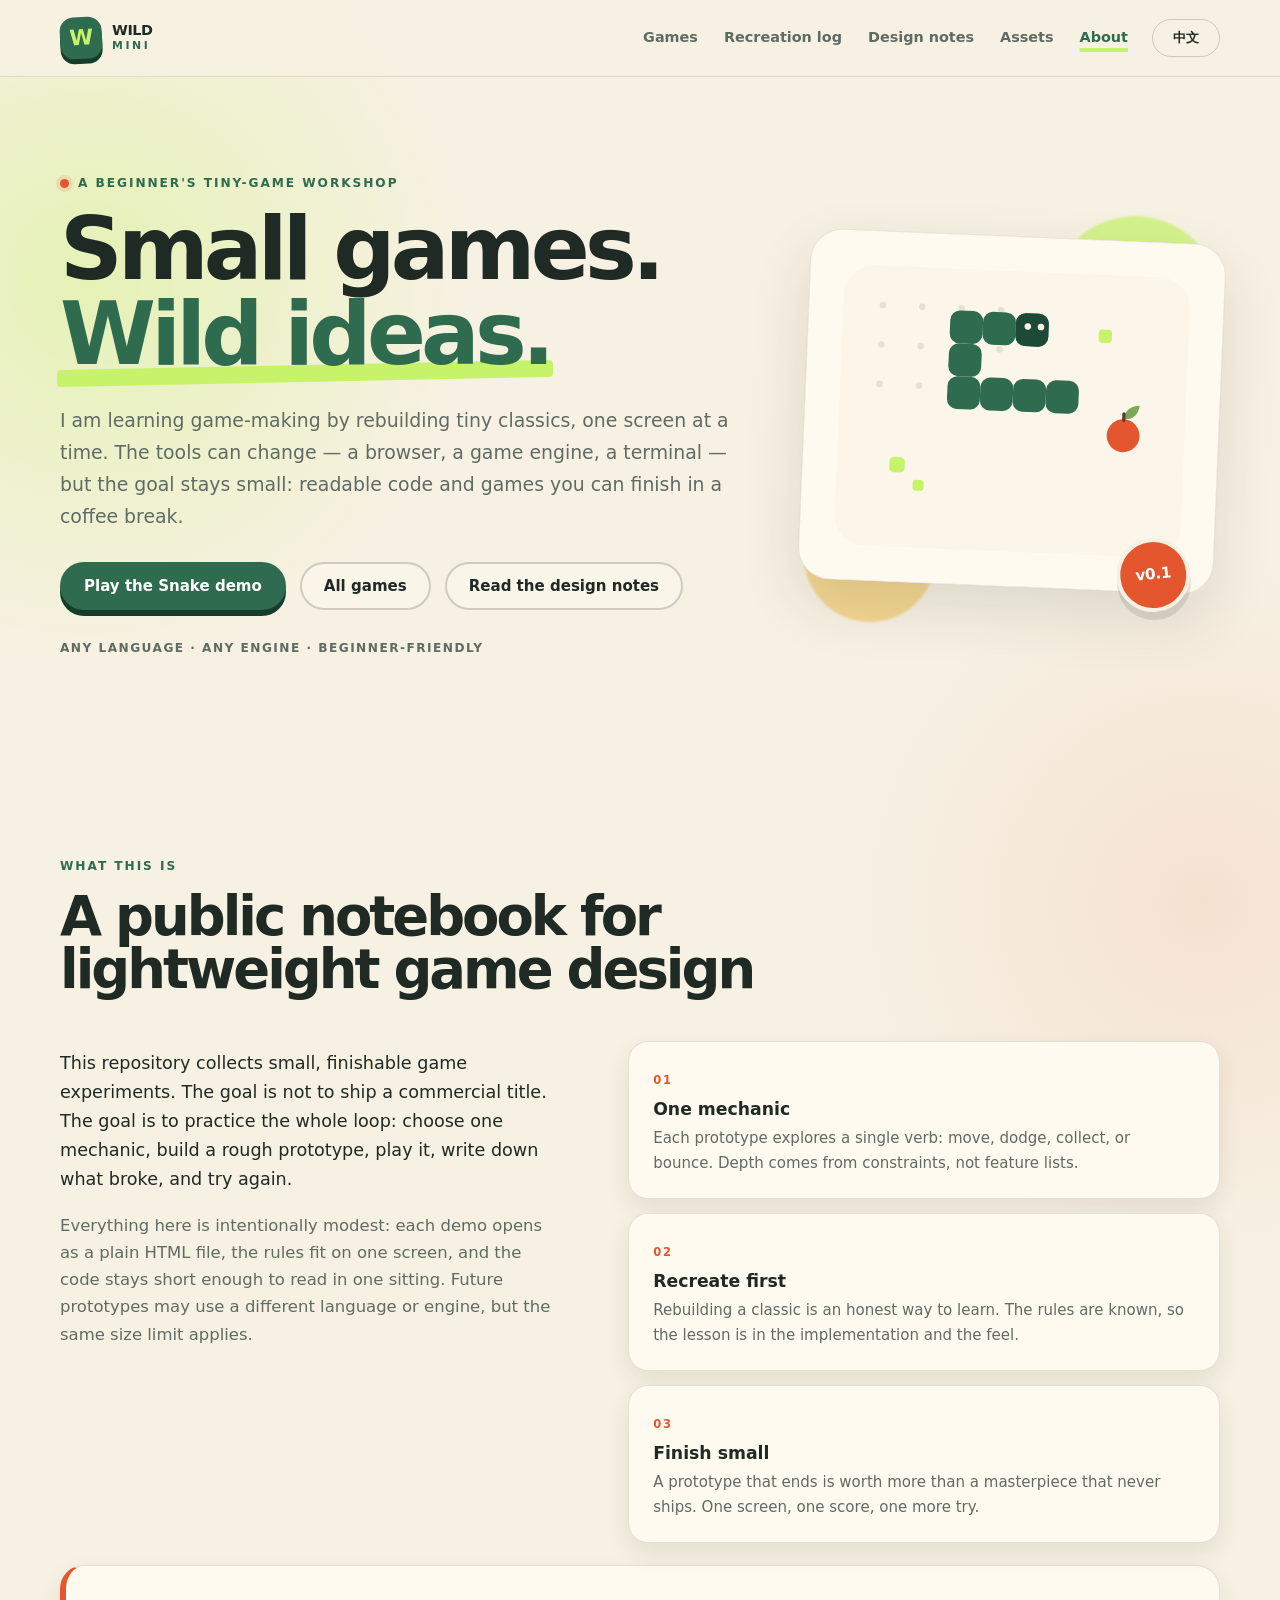
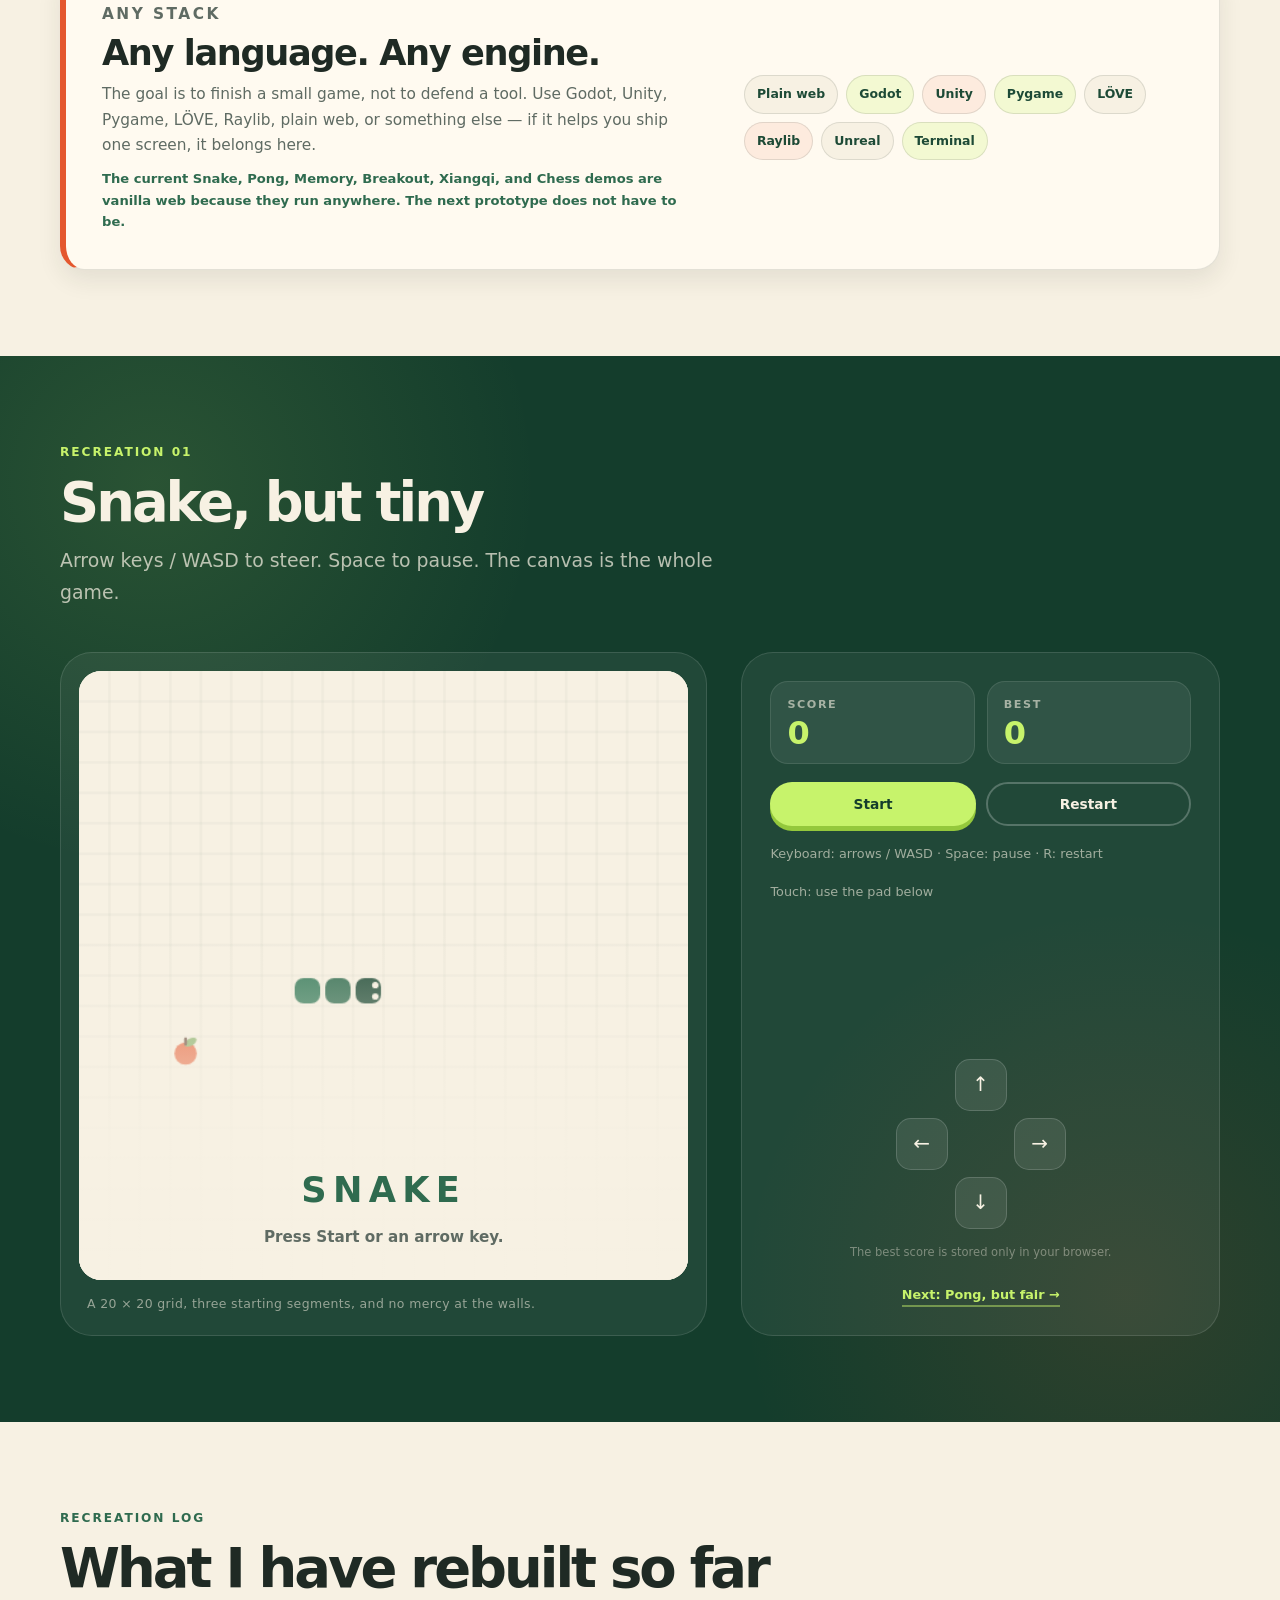
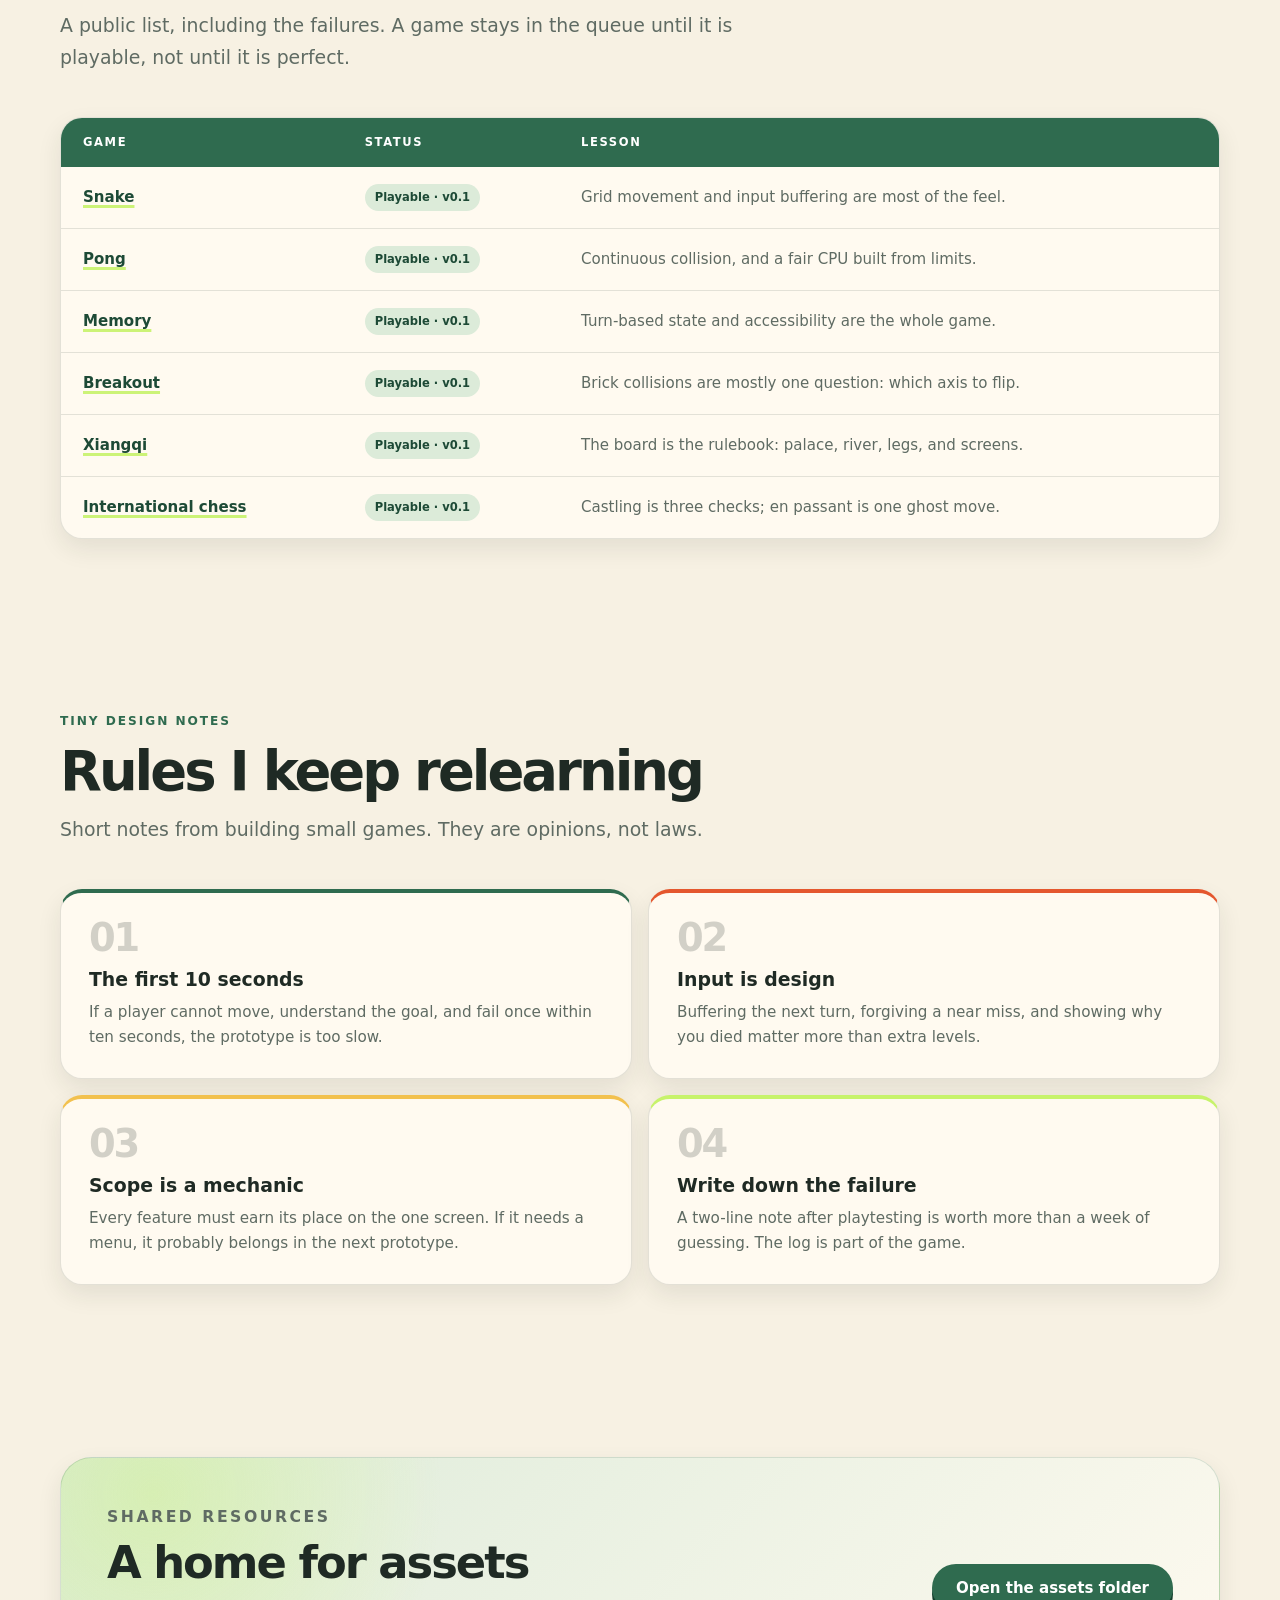
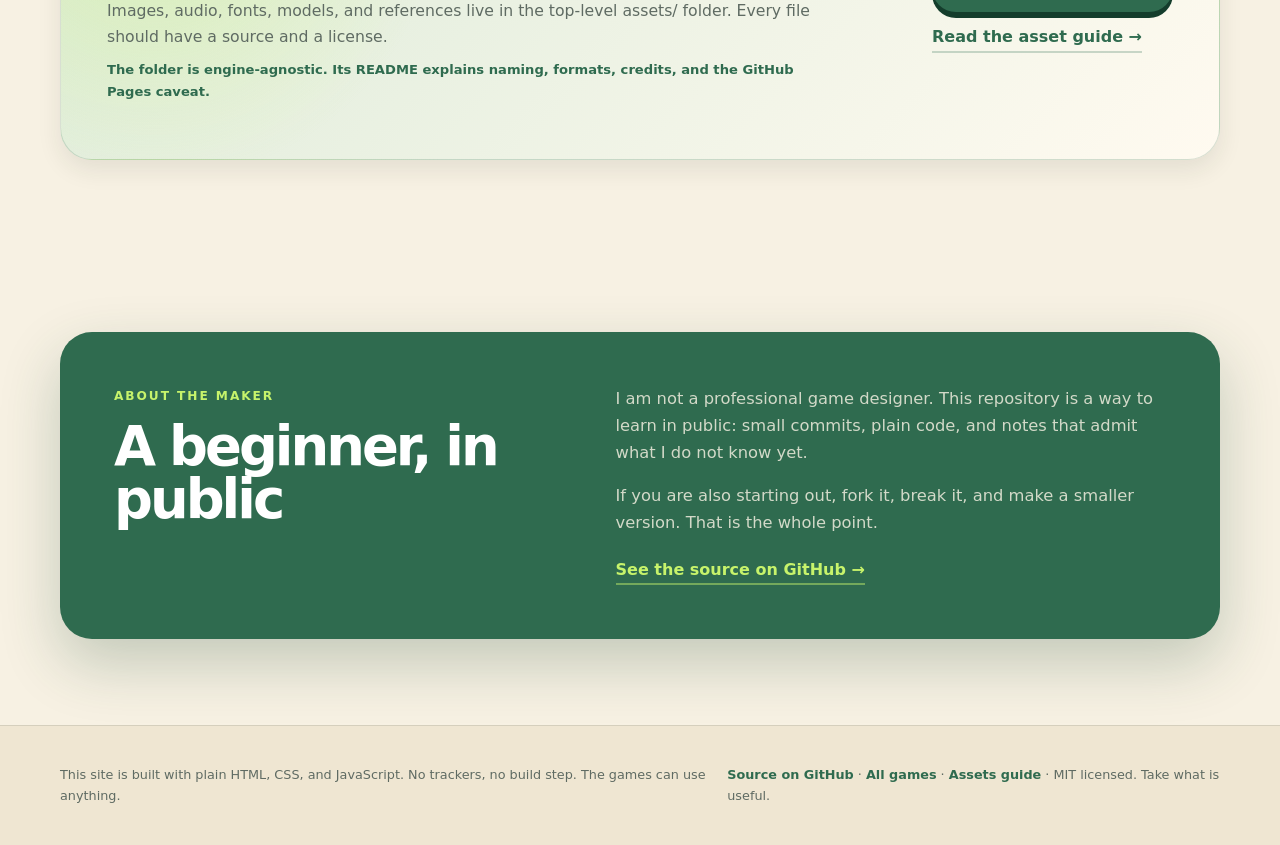
<file: docs/index.html>
<!doctype html>
<html lang="en">
<head>
  <meta charset="utf-8">
  <meta name="viewport" content="width=device-width, initial-scale=1">
  <meta name="theme-color" content="#2f6b4f">
  <meta name="description" content="A beginner's engine-agnostic workshop for lightweight mini-games and classic recreation attempts, including tiny Snake, Pong, Memory, Breakout, Xiangqi, and Chess demos.">
  <title>Wild Lightweight Mini-Game Creation</title>
  <link rel="icon" href="favicon.svg" type="image/svg+xml">
  <link rel="stylesheet" href="styles.css">
</head>
<body>
  <a class="skip-link" href="#main" data-i18n="skip">Skip to content</a>

  <header class="site-header">
    <div class="header-inner wrap">
      <a class="brand" href="#top" aria-label="Wild Lightweight Mini-Game Creation">
        <span class="brand-mark" aria-hidden="true">W</span>
        <span class="brand-name">wild<br><span>mini</span></span>
      </a>

      <nav class="site-nav" aria-label="Primary">
        <a href="games.html" data-i18n="nav.games">Games</a>
        <a href="#log" data-i18n="nav.log">Recreation log</a>
        <a href="#notes" data-i18n="nav.notes">Design notes</a>
        <a href="#assets" data-i18n="nav.assets">Assets</a>
        <a href="#maker" data-i18n="nav.about">About</a>
      </nav>

      <button id="lang-toggle" class="lang-toggle" type="button" aria-label="Switch to Chinese">
        <span aria-hidden="true">中文</span>
      </button>
    </div>
  </header>

  <main id="main">
    <section class="hero wrap" id="top">
      <div class="hero-copy">
        <p class="kicker"><span class="kicker-dot" aria-hidden="true"></span><span data-i18n="hero.kicker">A beginner's tiny-game workshop</span></p>
        <h1>
          <span data-i18n="hero.title1">Small games.</span><br>
          <em data-i18n="hero.title2">Wild ideas.</em>
        </h1>
        <p class="lede" data-i18n="hero.lead">I am learning game-making by rebuilding tiny classics, one screen at a time. The tools can change — a browser, a game engine, a terminal — but the goal stays small: readable code and games you can finish in a coffee break.</p>
        <div class="hero-actions">
          <a class="button button-primary" href="#play" data-i18n="hero.ctaPlay">Play the Snake demo</a>
          <a class="button button-ghost" href="games.html" data-i18n="hero.ctaGames">All games</a>
          <a class="button button-ghost" href="#notes" data-i18n="hero.ctaNotes">Read the design notes</a>
        </div>
        <p class="meta" data-i18n="hero.meta">Any language · Any engine · Beginner-friendly</p>
      </div>

      <div class="hero-art" aria-hidden="true">
        <div class="art-card">
          <svg viewBox="0 0 360 300" role="presentation">
            <rect x="22" y="22" width="316" height="256" rx="28" fill="#fbf6e9"/>
            <g fill="#e9e1cf">
              <circle cx="58" cy="58" r="3"/>
              <circle cx="94" cy="58" r="3"/>
              <circle cx="130" cy="58" r="3"/>
              <circle cx="166" cy="58" r="3"/>
              <circle cx="58" cy="94" r="3"/>
              <circle cx="94" cy="94" r="3"/>
              <circle cx="130" cy="94" r="3"/>
              <circle cx="166" cy="94" r="3"/>
              <circle cx="58" cy="130" r="3"/>
              <circle cx="94" cy="130" r="3"/>
              <circle cx="130" cy="130" r="3"/>
              <circle cx="166" cy="130" r="3"/>
            </g>
            <g fill="#2f6b4f">
              <rect x="180" y="60" width="30" height="30" rx="9"/>
              <rect x="150" y="60" width="30" height="30" rx="9"/>
              <rect x="120" y="60" width="30" height="30" rx="9"/>
              <rect x="120" y="90" width="30" height="30" rx="9"/>
              <rect x="120" y="120" width="30" height="30" rx="9"/>
              <rect x="150" y="120" width="30" height="30" rx="9"/>
              <rect x="180" y="120" width="30" height="30" rx="9"/>
              <rect x="210" y="120" width="30" height="30" rx="9"/>
            </g>
            <rect x="180" y="60" width="30" height="30" rx="9" fill="#1d4a36"/>
            <g fill="#fbf6e9">
              <circle cx="191" cy="72" r="3"/>
              <circle cx="203" cy="72" r="3"/>
            </g>
            <g>
              <circle cx="282" cy="168" r="15" fill="#e4572e"/>
              <path d="M282 153c0-8 7-13 14-13-1 8-5 13-14 13z" fill="#7aa95c"/>
              <path d="M282 154v-6" stroke="#5c3b2e" stroke-width="3" stroke-linecap="round"/>
            </g>
            <g fill="#c7f36b">
              <rect x="70" y="196" width="14" height="14" rx="4"/>
              <rect x="92" y="216" width="10" height="10" rx="3"/>
              <rect x="256" y="72" width="12" height="12" rx="3"/>
            </g>
          </svg>
          <span class="art-sticker">v0.1</span>
        </div>
        <span class="blob blob-a"></span>
        <span class="blob blob-b"></span>
      </div>
    </section>

    <section class="section wrap" id="about">
      <div class="section-head">
        <p class="kicker" data-i18n="about.kicker">What this is</p>
        <h2 data-i18n="about.title">A public notebook for lightweight game design</h2>
      </div>

      <div class="about-layout">
        <div class="about-copy">
          <p data-i18n="about.p1">This repository collects small, finishable game experiments. The goal is not to ship a commercial title. The goal is to practice the whole loop: choose one mechanic, build a rough prototype, play it, write down what broke, and try again.</p>
          <p data-i18n="about.p2">Everything here is intentionally modest: each demo opens as a plain HTML file, the rules fit on one screen, and the code stays short enough to read in one sitting. Future prototypes may use a different language or engine, but the same size limit applies.</p>
        </div>

        <div class="card-grid">
          <article class="info-card">
            <span class="card-number">01</span>
            <h3 data-i18n="about.card1.title">One mechanic</h3>
            <p data-i18n="about.card1.text">Each prototype explores a single verb: move, dodge, collect, or bounce. Depth comes from constraints, not feature lists.</p>
          </article>
          <article class="info-card">
            <span class="card-number">02</span>
            <h3 data-i18n="about.card2.title">Recreate first</h3>
            <p data-i18n="about.card2.text">Rebuilding a classic is an honest way to learn. The rules are known, so the lesson is in the implementation and the feel.</p>
          </article>
          <article class="info-card">
            <span class="card-number">03</span>
            <h3 data-i18n="about.card3.title">Finish small</h3>
            <p data-i18n="about.card3.text">A prototype that ends is worth more than a masterpiece that never ships. One screen, one score, one more try.</p>
          </article>
        </div>
      </div>

      <div class="stack-callout">
        <div class="stack-copy">
          <p class="kicker" data-i18n="stack.kicker">Any stack</p>
          <h3 data-i18n="stack.title">Any language. Any engine.</h3>
          <p data-i18n="stack.lead">The goal is to finish a small game, not to defend a tool. Use Godot, Unity, Pygame, LÖVE, Raylib, plain web, or something else — if it helps you ship one screen, it belongs here.</p>
          <p class="stack-note" data-i18n="stack.note">The current Snake, Pong, Memory, Breakout, Xiangqi, and Chess demos are vanilla web because they run anywhere. The next prototype does not have to be.</p>
        </div>
        <div class="stack-tags" aria-label="Example tools and engines" data-i18n-aria-label="stack.tagsLabel">
          <span class="stack-tag" data-i18n="stack.tag.web">Plain web</span>
          <span class="stack-tag">Godot</span>
          <span class="stack-tag">Unity</span>
          <span class="stack-tag">Pygame</span>
          <span class="stack-tag">LÖVE</span>
          <span class="stack-tag">Raylib</span>
          <span class="stack-tag">Unreal</span>
          <span class="stack-tag" data-i18n="stack.tag.terminal">Terminal</span>
        </div>
      </div>
    </section>

    <section class="section play-section" id="play">
      <div class="wrap">
        <div class="section-head">
          <p class="kicker" data-i18n="game.kicker">Recreation 01</p>
          <h2 data-i18n="game.title">Snake, but tiny</h2>
          <p class="section-lede" data-i18n="game.lead">Arrow keys / WASD to steer. Space to pause. The canvas is the whole game.</p>
        </div>

        <div class="game-layout">
          <div class="game-board">
            <div class="canvas-wrap">
              <canvas id="snake-canvas" width="480" height="480" aria-label="Snake game board" data-i18n-aria-label="game.boardLabel">Your browser does not support the canvas element.</canvas>
              <div class="game-overlay" id="game-overlay">
                <span class="overlay-title" data-i18n="game.overlayTitle">SNAKE</span>
                <span class="overlay-text" id="overlay-text" aria-live="polite" data-i18n="game.ready">Press Start or an arrow key.</span>
              </div>
            </div>
            <p class="game-caption" data-i18n="game.caption">A 20 × 20 grid, three starting segments, and no mercy at the walls.</p>
          </div>

          <aside class="game-panel">
            <div class="score-row">
              <div class="score-box">
                <span data-i18n="game.score">Score</span>
                <strong id="score">0</strong>
              </div>
              <div class="score-box">
                <span data-i18n="game.best">Best</span>
                <strong id="best">0</strong>
              </div>
            </div>

            <div class="game-actions">
              <button id="start-button" class="button button-primary" type="button" data-i18n="game.start">Start</button>
              <button id="restart-button" class="button button-ghost" type="button" data-i18n="game.restart">Restart</button>
            </div>

            <p class="game-hint" data-i18n="game.controls">Keyboard: arrows / WASD · Space: pause · R: restart</p>
            <p class="game-hint" data-i18n="game.touch">Touch: use the pad below</p>

            <div class="dpad" aria-label="Touch controls" data-i18n-aria-label="game.touchLabel">
              <button class="dpad-btn dpad-up" data-dir="up" type="button" aria-label="Up" data-i18n-aria-label="game.up">↑</button>
              <button class="dpad-btn dpad-left" data-dir="left" type="button" aria-label="Left" data-i18n-aria-label="game.left">←</button>
              <button class="dpad-btn dpad-down" data-dir="down" type="button" aria-label="Down" data-i18n-aria-label="game.down">↓</button>
              <button class="dpad-btn dpad-right" data-dir="right" type="button" aria-label="Right" data-i18n-aria-label="game.right">→</button>
            </div>

            <p class="game-note" data-i18n="game.note">The best score is stored only in your browser.</p>
            <p class="game-next"><a class="text-link" href="pong.html" data-i18n="game.nextPong">Next: Pong, but fair →</a></p>
          </aside>
        </div>
      </div>
    </section>

    <section class="section wrap" id="log">
      <div class="section-head">
        <p class="kicker" data-i18n="log.kicker">Recreation log</p>
        <h2 data-i18n="log.title">What I have rebuilt so far</h2>
        <p class="section-lede" data-i18n="log.lead">A public list, including the failures. A game stays in the queue until it is playable, not until it is perfect.</p>
      </div>

      <div class="table-wrap">
        <table class="log-table">
          <thead>
            <tr>
              <th scope="col" data-i18n="log.game">Game</th>
              <th scope="col" data-i18n="log.status">Status</th>
              <th scope="col" data-i18n="log.lesson">Lesson</th>
            </tr>
          </thead>
          <tbody>
            <tr>
              <td><strong><a href="#play" data-i18n="log.snake">Snake</a></strong></td>
              <td><span class="pill pill-live" data-i18n="log.snakeStatus">Playable · v0.1</span></td>
              <td data-i18n="log.snakeLesson">Grid movement and input buffering are most of the feel.</td>
            </tr>
            <tr>
              <td><strong><a href="pong.html" data-i18n="log.pong">Pong</a></strong></td>
              <td><span class="pill pill-live" data-i18n="log.pongStatus">Playable · v0.1</span></td>
              <td data-i18n="log.pongLesson">Continuous collision, and a fair CPU built from limits.</td>
            </tr>
            <tr>
              <td><strong><a href="memory.html" data-i18n="log.memory">Memory</a></strong></td>
              <td><span class="pill pill-live" data-i18n="log.memoryStatus">Playable · v0.1</span></td>
              <td data-i18n="log.memoryLesson">Turn-based state and accessibility are the whole game.</td>
            </tr>
            <tr>
              <td><strong><a href="breakout.html" data-i18n="log.breakout">Breakout</a></strong></td>
              <td><span class="pill pill-live" data-i18n="log.breakoutStatus">Playable · v0.1</span></td>
              <td data-i18n="log.breakoutLesson">Brick collisions are mostly one question: which axis to flip.</td>
            </tr>
            <tr>
              <td><strong><a href="xiangqi.html" data-i18n="log.xiangqi">Xiangqi</a></strong></td>
              <td><span class="pill pill-live" data-i18n="log.xiangqiStatus">Playable · v0.1</span></td>
              <td data-i18n="log.xiangqiLesson">The board is the rulebook: palace, river, legs, and screens.</td>
            </tr>
            <tr>
              <td><strong><a href="chess.html" data-i18n="log.chess">International chess</a></strong></td>
              <td><span class="pill pill-live" data-i18n="log.chessStatus">Playable · v0.1</span></td>
              <td data-i18n="log.chessLesson">Castling is three checks; en passant is one ghost move.</td>
            </tr>
          </tbody>
        </table>
      </div>
    </section>

    <section class="section wrap" id="notes">
      <div class="section-head">
        <p class="kicker" data-i18n="notes.kicker">Tiny design notes</p>
        <h2 data-i18n="notes.title">Rules I keep relearning</h2>
        <p class="section-lede" data-i18n="notes.lead">Short notes from building small games. They are opinions, not laws.</p>
      </div>

      <div class="note-grid">
        <article class="note-card">
          <span class="note-index">01</span>
          <h3 data-i18n="notes.card1.title">The first 10 seconds</h3>
          <p data-i18n="notes.card1.text">If a player cannot move, understand the goal, and fail once within ten seconds, the prototype is too slow.</p>
        </article>
        <article class="note-card">
          <span class="note-index">02</span>
          <h3 data-i18n="notes.card2.title">Input is design</h3>
          <p data-i18n="notes.card2.text">Buffering the next turn, forgiving a near miss, and showing why you died matter more than extra levels.</p>
        </article>
        <article class="note-card">
          <span class="note-index">03</span>
          <h3 data-i18n="notes.card3.title">Scope is a mechanic</h3>
          <p data-i18n="notes.card3.text">Every feature must earn its place on the one screen. If it needs a menu, it probably belongs in the next prototype.</p>
        </article>
        <article class="note-card">
          <span class="note-index">04</span>
          <h3 data-i18n="notes.card4.title">Write down the failure</h3>
          <p data-i18n="notes.card4.text">A two-line note after playtesting is worth more than a week of guessing. The log is part of the game.</p>
        </article>
      </div>
    </section>

    <section class="section wrap" id="assets">
      <div class="assets-panel">
        <div class="assets-copy">
          <p class="kicker" data-i18n="assets.kicker">Shared resources</p>
          <h2 data-i18n="assets.title">A home for assets</h2>
          <p data-i18n="assets.lead">Images, audio, fonts, models, and references live in the top-level assets/ folder. Every file should have a source and a license.</p>
          <p class="assets-note" data-i18n="assets.note">The folder is engine-agnostic. Its README explains naming, formats, credits, and the GitHub Pages caveat.</p>
        </div>
        <div class="assets-actions">
          <a class="button button-primary" href="https://github.com/YouKaiGhost/Wild-lightweight-mini-game-creation/tree/main/assets" data-i18n="assets.cta">Open the assets folder</a>
          <a id="assets-guide-link" class="text-link" href="https://github.com/YouKaiGhost/Wild-lightweight-mini-game-creation/blob/main/assets/README.md" data-i18n="assets.guide">Read the asset guide →</a>
        </div>
      </div>
    </section>

    <section class="section wrap" id="maker">
      <div class="maker-card">
        <div class="maker-head">
          <p class="kicker" data-i18n="maker.kicker">About the maker</p>
          <h2 data-i18n="maker.title">A beginner, in public</h2>
        </div>
        <div class="maker-copy">
          <p data-i18n="maker.p1">I am not a professional game designer. This repository is a way to learn in public: small commits, plain code, and notes that admit what I do not know yet.</p>
          <p data-i18n="maker.p2">If you are also starting out, fork it, break it, and make a smaller version. That is the whole point.</p>
          <a class="text-link" href="https://github.com/YouKaiGhost/Wild-lightweight-mini-game-creation" data-i18n="maker.link">See the source on GitHub →</a>
        </div>
      </div>
    </section>
  </main>

  <footer class="site-footer">
    <div class="wrap footer-inner">
      <p data-i18n="footer.note">This site is built with plain HTML, CSS, and JavaScript. No trackers, no build step. The games can use anything.</p>
      <p><a href="https://github.com/YouKaiGhost/Wild-lightweight-mini-game-creation" data-i18n="footer.repo">Source on GitHub</a> · <a href="games.html" data-i18n="footer.games">All games</a> · <a id="footer-assets-link" href="https://github.com/YouKaiGhost/Wild-lightweight-mini-game-creation/blob/main/assets/README.md" data-i18n="footer.assets">Assets guide</a> · <span data-i18n="footer.license">MIT licensed. Take what is useful.</span></p>
    </div>
  </footer>

  <noscript>
    <p class="noscript">This demo needs JavaScript for the game and the language toggle. / 本 demo 需要 JavaScript 才能运行游戏和切换语言。</p>
  </noscript>

  <script src="i18n.js"></script>
  <script src="snake.js"></script>
  <script src="app.js"></script>
</body>
</html>
</file>
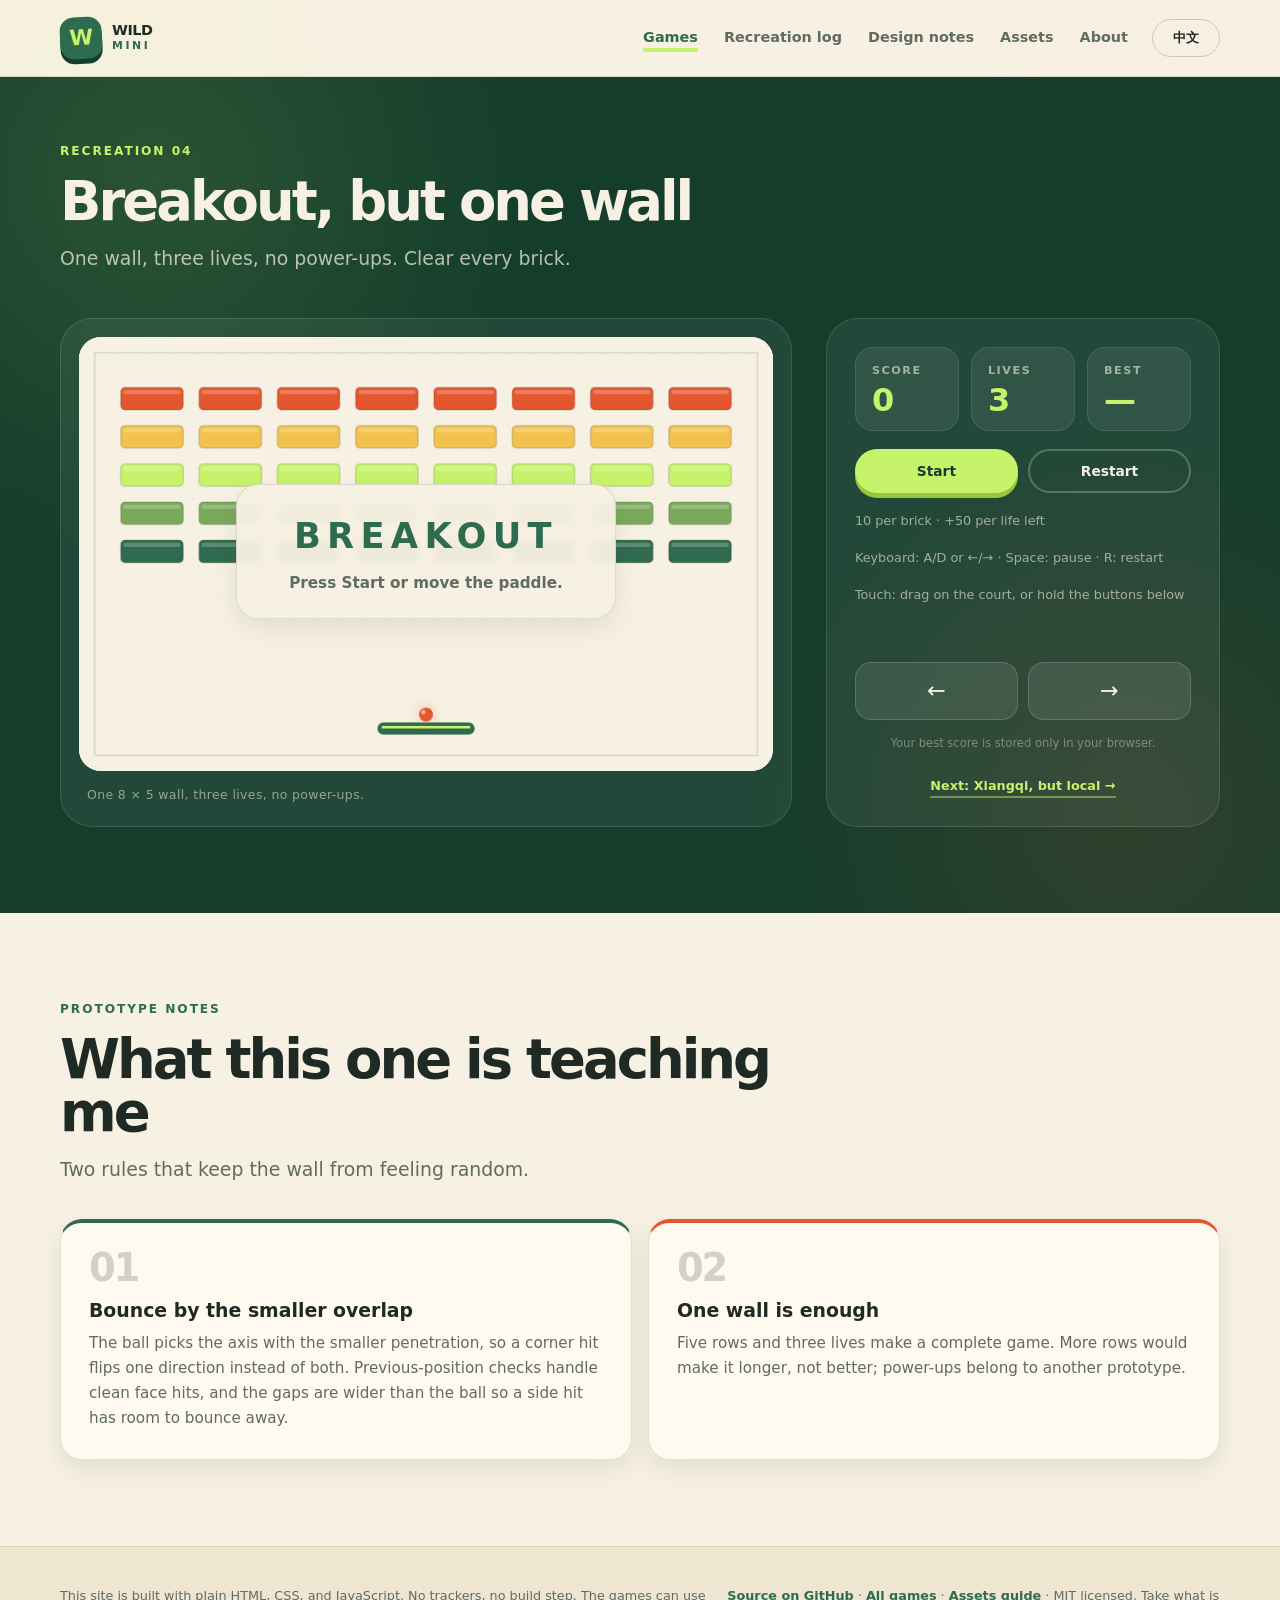
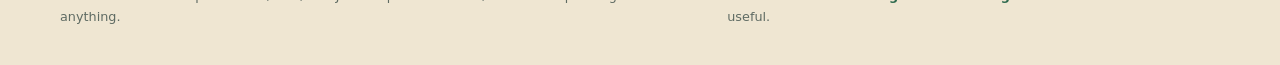
<file: docs/breakout.html>
<!doctype html>
<html lang="en" data-title-key="meta.breakoutTitle" data-description-key="meta.breakoutDescription">
<head>
  <meta charset="utf-8">
  <meta name="viewport" content="width=device-width, initial-scale=1">
  <meta name="theme-color" content="#2f6b4f">
  <meta name="description" content="A one-wall Breakout recreation with fixed-step physics, three lives, and no power-ups.">
  <title>Breakout, but one wall — Wild Lightweight Mini-Game Creation</title>
  <link rel="icon" href="favicon.svg" type="image/svg+xml">
  <link rel="stylesheet" href="styles.css">
</head>
<body>
  <a class="skip-link" href="#main" data-i18n="skip">Skip to content</a>

  <header class="site-header">
    <div class="header-inner wrap">
      <a class="brand" href="index.html" aria-label="Wild Lightweight Mini-Game Creation">
        <span class="brand-mark" aria-hidden="true">W</span>
        <span class="brand-name">wild<br><span>mini</span></span>
      </a>

      <nav class="site-nav" aria-label="Primary">
        <a href="games.html" class="is-active" data-i18n="nav.games">Games</a>
        <a href="index.html#log" data-i18n="nav.log">Recreation log</a>
        <a href="index.html#notes" data-i18n="nav.notes">Design notes</a>
        <a href="index.html#assets" data-i18n="nav.assets">Assets</a>
        <a href="index.html#maker" data-i18n="nav.about">About</a>
      </nav>

      <button id="lang-toggle" class="lang-toggle" type="button" aria-label="Switch to Chinese">
        <span aria-hidden="true">中文</span>
      </button>
    </div>
  </header>

  <main id="main">
    <section class="section play-section breakout-play" id="play">
      <div class="wrap">
        <div class="section-head">
          <p class="kicker" data-i18n="breakout.kicker">Recreation 04</p>
          <h1 data-i18n="breakout.title">Breakout, but one wall</h1>
          <p class="section-lede" data-i18n="breakout.lead">One wall, three lives, no power-ups. Clear every brick.</p>
        </div>

        <div class="game-layout breakout-layout">
          <div class="game-board">
            <div class="canvas-wrap">
              <canvas id="breakout-canvas" width="800" height="500" aria-label="Breakout game court" data-i18n-aria-label="breakout.boardLabel">Your browser does not support the canvas element.</canvas>
              <div class="game-overlay breakout-overlay" id="breakout-overlay">
                <div class="breakout-overlay-card">
                  <span class="overlay-title" data-i18n="breakout.overlayTitle">BREAKOUT</span>
                  <span class="overlay-text" id="breakout-overlay-text" aria-live="polite" data-i18n="breakout.ready">Press Start or move the paddle.</span>
                </div>
              </div>
            </div>
            <p class="game-caption" data-i18n="breakout.caption">One 8 × 5 wall, three lives, no power-ups.</p>
          </div>

          <aside class="game-panel breakout-panel">
            <div class="score-row breakout-stats" role="status" aria-live="polite">
              <div class="score-box">
                <span data-i18n="breakout.score">Score</span>
                <strong id="breakout-score">0</strong>
              </div>
              <div class="score-box">
                <span data-i18n="breakout.lives">Lives</span>
                <strong id="breakout-lives">3</strong>
              </div>
              <div class="score-box">
                <span data-i18n="breakout.best">Best</span>
                <strong id="breakout-best">—</strong>
              </div>
            </div>

            <div class="game-actions">
              <button id="breakout-start" class="button button-primary" type="button" data-i18n="breakout.start">Start</button>
              <button id="breakout-restart" class="button button-ghost" type="button" data-i18n="breakout.restart">Restart</button>
            </div>

            <p class="game-hint" data-i18n="breakout.scoring">10 per brick · +50 per life left</p>
            <p class="game-hint" data-i18n="breakout.controls">Keyboard: A/D or ←/→ · Space: pause · R: restart</p>
            <p class="game-hint" data-i18n="breakout.touch">Touch: drag on the court, or hold the buttons below</p>

            <div class="breakout-touch" role="group" aria-label="Touch paddle controls" data-i18n-aria-label="breakout.touchLabel">
              <button id="breakout-left" class="breakout-touch-btn" type="button" aria-label="Move left" data-i18n-aria-label="breakout.left">←</button>
              <button id="breakout-right" class="breakout-touch-btn" type="button" aria-label="Move right" data-i18n-aria-label="breakout.right">→</button>
            </div>

            <p class="game-note" data-i18n="breakout.note">Your best score is stored only in your browser.</p>
            <p class="game-next"><a class="text-link" href="xiangqi.html" data-i18n="breakout.nextXiangqi">Next: Xiangqi, but local →</a></p>
          </aside>
        </div>
      </div>
    </section>

    <section class="section wrap breakout-notes" id="notes">
      <div class="section-head">
        <p class="kicker" data-i18n="breakout.notesKicker">Prototype notes</p>
        <h2 data-i18n="breakout.notesTitle">What this one is teaching me</h2>
        <p class="section-lede" data-i18n="breakout.notesLead">Two rules that keep the wall from feeling random.</p>
      </div>

      <div class="note-grid">
        <article class="note-card">
          <span class="note-index">01</span>
          <h3 data-i18n="breakout.note1Title">Bounce by the smaller overlap</h3>
          <p data-i18n="breakout.note1Text">The ball picks the axis with the smaller penetration, so a corner hit flips one direction instead of both. Previous-position checks handle clean face hits.</p>
        </article>
        <article class="note-card">
          <span class="note-index">02</span>
          <h3 data-i18n="breakout.note2Title">One wall is enough</h3>
          <p data-i18n="breakout.note2Text">Five rows and three lives make a complete game. More rows would make it longer, not better; power-ups belong to another prototype.</p>
        </article>
      </div>
    </section>
  </main>

  <footer class="site-footer">
    <div class="wrap footer-inner">
      <p data-i18n="footer.note">This site is built with plain HTML, CSS, and JavaScript. No trackers, no build step. The games can use anything.</p>
      <p><a href="https://github.com/YouKaiGhost/Wild-lightweight-mini-game-creation" data-i18n="footer.repo">Source on GitHub</a> · <a href="games.html" data-i18n="footer.games">All games</a> · <a id="footer-assets-link" href="https://github.com/YouKaiGhost/Wild-lightweight-mini-game-creation/blob/main/assets/README.md" data-i18n="footer.assets">Assets guide</a> · <span data-i18n="footer.license">MIT licensed. Take what is useful.</span></p>
    </div>
  </footer>

  <noscript>
    <p class="noscript">This demo needs JavaScript for the game and the language toggle. / 本 demo 需要 JavaScript 才能运行游戏和切换语言。</p>
  </noscript>

  <script src="i18n.js"></script>
  <script src="breakout.js"></script>
</body>
</html>
</file>
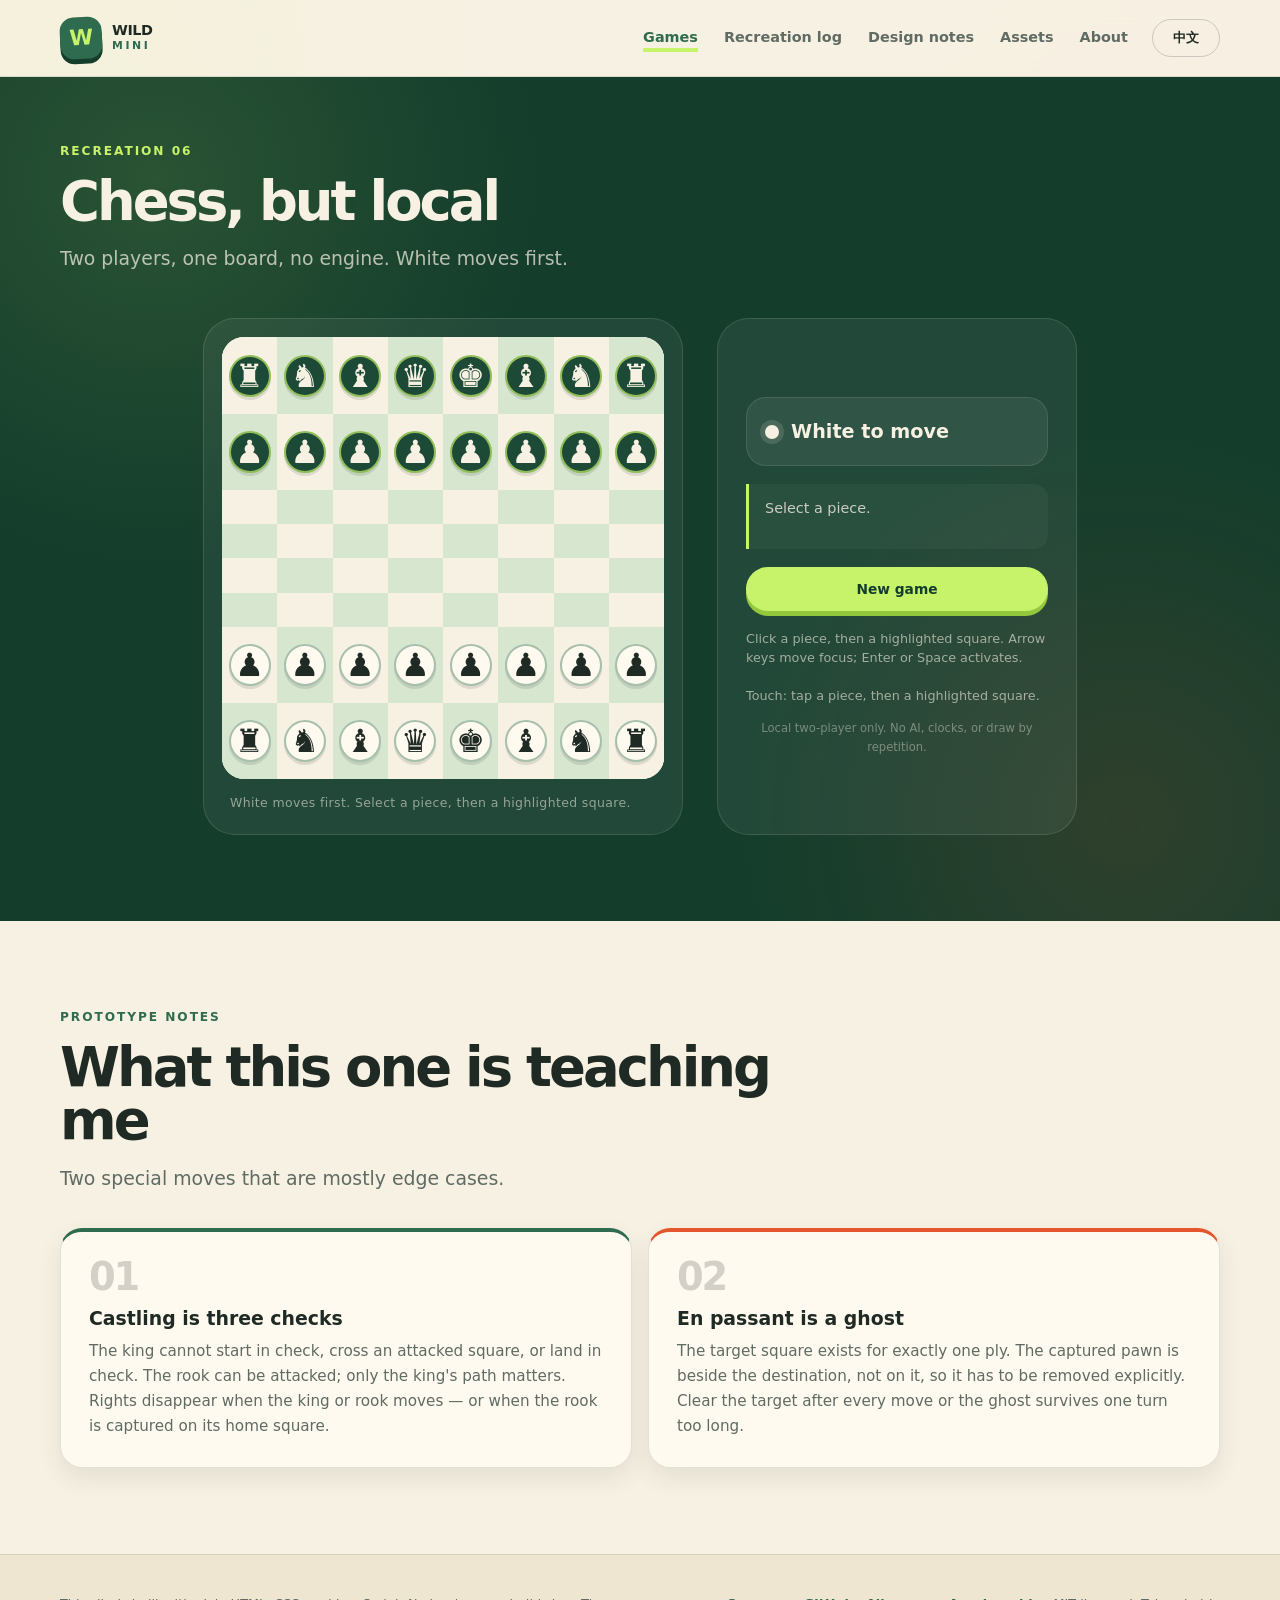
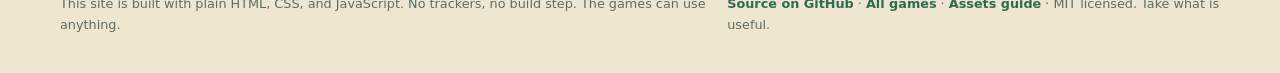
<file: docs/chess.html>
<!doctype html>
<html lang="en" data-title-key="meta.chessTitle" data-description-key="meta.chessDescription">
<head>
  <meta charset="utf-8">
  <meta name="viewport" content="width=device-width, initial-scale=1">
  <meta name="theme-color" content="#2f6b4f">
  <meta name="description" content="A local two-player chess board with castling, en passant, promotion, check, checkmate, and stalemate.">
  <title>Chess, but local — Wild Lightweight Mini-Game Creation</title>
  <link rel="icon" href="favicon.svg" type="image/svg+xml">
  <link rel="stylesheet" href="styles.css">
</head>
<body>
  <a class="skip-link" href="#main" data-i18n="skip">Skip to content</a>

  <header class="site-header">
    <div class="header-inner wrap">
      <a class="brand" href="index.html" aria-label="Wild Lightweight Mini-Game Creation">
        <span class="brand-mark" aria-hidden="true">W</span>
        <span class="brand-name">wild<br><span>mini</span></span>
      </a>

      <nav class="site-nav" aria-label="Primary">
        <a href="games.html" class="is-active" data-i18n="nav.games">Games</a>
        <a href="index.html#log" data-i18n="nav.log">Recreation log</a>
        <a href="index.html#notes" data-i18n="nav.notes">Design notes</a>
        <a href="index.html#assets" data-i18n="nav.assets">Assets</a>
        <a href="index.html#maker" data-i18n="nav.about">About</a>
      </nav>

      <button id="lang-toggle" class="lang-toggle" type="button" aria-label="Switch to Chinese">
        <span aria-hidden="true">中文</span>
      </button>
    </div>
  </header>

  <main id="main">
    <section class="section play-section chess-play" id="play">
      <div class="wrap">
        <div class="section-head">
          <p class="kicker" data-i18n="chess.kicker">Recreation 06</p>
          <h1 data-i18n="chess.title">Chess, but local</h1>
          <p class="section-lede" data-i18n="chess.lead">Two players, one board, no engine. White moves first.</p>
        </div>

        <div class="game-layout chess-layout">
          <div class="game-board chess-board-shell">
            <div class="chess-board-wrap">
              <div id="chess-board" class="chess-board" role="group" aria-label="Chess board" data-i18n-aria-label="chess.boardLabel"></div>
              <div class="game-overlay chess-overlay is-hidden" id="chess-overlay">
                <div class="chess-overlay-card">
                  <span class="overlay-title" data-i18n="chess.overlayTitle">CHESS</span>
                  <span class="overlay-text" id="chess-overlay-text" aria-live="polite"></span>
                </div>
              </div>
              <div class="chess-promotion is-hidden" id="chess-promotion" role="dialog" aria-modal="true" aria-labelledby="chess-promotion-title">
                <div class="chess-promotion-card">
                  <p class="chess-promotion-title" id="chess-promotion-title" data-i18n="chess.promotionTitle">Promote to</p>
                  <div class="chess-promotion-options">
                    <button class="chess-promotion-option" type="button" data-promotion="Q">
                      <span class="chess-promotion-glyph" aria-hidden="true"></span>
                      <span class="chess-promotion-name"></span>
                    </button>
                    <button class="chess-promotion-option" type="button" data-promotion="R">
                      <span class="chess-promotion-glyph" aria-hidden="true"></span>
                      <span class="chess-promotion-name"></span>
                    </button>
                    <button class="chess-promotion-option" type="button" data-promotion="B">
                      <span class="chess-promotion-glyph" aria-hidden="true"></span>
                      <span class="chess-promotion-name"></span>
                    </button>
                    <button class="chess-promotion-option" type="button" data-promotion="N">
                      <span class="chess-promotion-glyph" aria-hidden="true"></span>
                      <span class="chess-promotion-name"></span>
                    </button>
                  </div>
                </div>
              </div>
            </div>
            <p class="game-caption" data-i18n="chess.caption">White moves first. Select a piece, then a highlighted square.</p>
          </div>

          <aside class="game-panel chess-panel">
            <div class="chess-turn-card">
              <span class="chess-turn-dot white" id="chess-turn-dot" aria-hidden="true"></span>
              <span id="chess-turn-text" aria-live="polite">White to move</span>
            </div>

            <p class="chess-status" id="chess-status" role="status" aria-live="polite">Select a piece.</p>

            <div class="game-actions">
              <button id="chess-new" class="button button-primary" type="button" data-i18n="chess.newGame">New game</button>
            </div>

            <p class="game-hint" data-i18n="chess.controls">Click a piece, then a highlighted square. Arrow keys move focus; Enter or Space activates.</p>
            <p class="game-hint" data-i18n="chess.touch">Touch: tap a piece, then a highlighted square.</p>
            <p class="game-note" data-i18n="chess.note">Local two-player only. No AI, clocks, or draw by repetition.</p>
          </aside>
        </div>
      </div>
    </section>

    <section class="section wrap chess-notes" id="notes">
      <div class="section-head">
        <p class="kicker" data-i18n="chess.notesKicker">Prototype notes</p>
        <h2 data-i18n="chess.notesTitle">What this one is teaching me</h2>
        <p class="section-lede" data-i18n="chess.notesLead">Two special moves that are mostly edge cases.</p>
      </div>

      <div class="note-grid">
        <article class="note-card">
          <span class="note-index">01</span>
          <h3 data-i18n="chess.note1Title">Castling is three checks</h3>
          <p data-i18n="chess.note1Text">The king cannot start in check, cross an attacked square, or land in check. The rook can be attacked; only the king's path matters. Rights disappear when the king or rook moves — or when the rook is captured on its home square.</p>
        </article>
        <article class="note-card">
          <span class="note-index">02</span>
          <h3 data-i18n="chess.note2Title">En passant is a ghost</h3>
          <p data-i18n="chess.note2Text">The target square exists for exactly one ply. The captured pawn is beside the destination, not on it, so it has to be removed explicitly. Clear the target after every move or the ghost survives one turn too long.</p>
        </article>
      </div>
    </section>
  </main>

  <footer class="site-footer">
    <div class="wrap footer-inner">
      <p data-i18n="footer.note">This site is built with plain HTML, CSS, and JavaScript. No trackers, no build step. The games can use anything.</p>
      <p><a href="https://github.com/YouKaiGhost/Wild-lightweight-mini-game-creation" data-i18n="footer.repo">Source on GitHub</a> · <a href="games.html" data-i18n="footer.games">All games</a> · <a id="footer-assets-link" href="https://github.com/YouKaiGhost/Wild-lightweight-mini-game-creation/blob/main/assets/README.md" data-i18n="footer.assets">Assets guide</a> · <span data-i18n="footer.license">MIT licensed. Take what is useful.</span></p>
    </div>
  </footer>

  <noscript>
    <p class="noscript">This demo needs JavaScript for the game and the language toggle. / 本 demo 需要 JavaScript 才能运行游戏和切换语言。</p>
  </noscript>

  <script src="i18n.js"></script>
  <script src="chess-rules.js"></script>
  <script src="chess.js"></script>
</body>
</html>
</file>
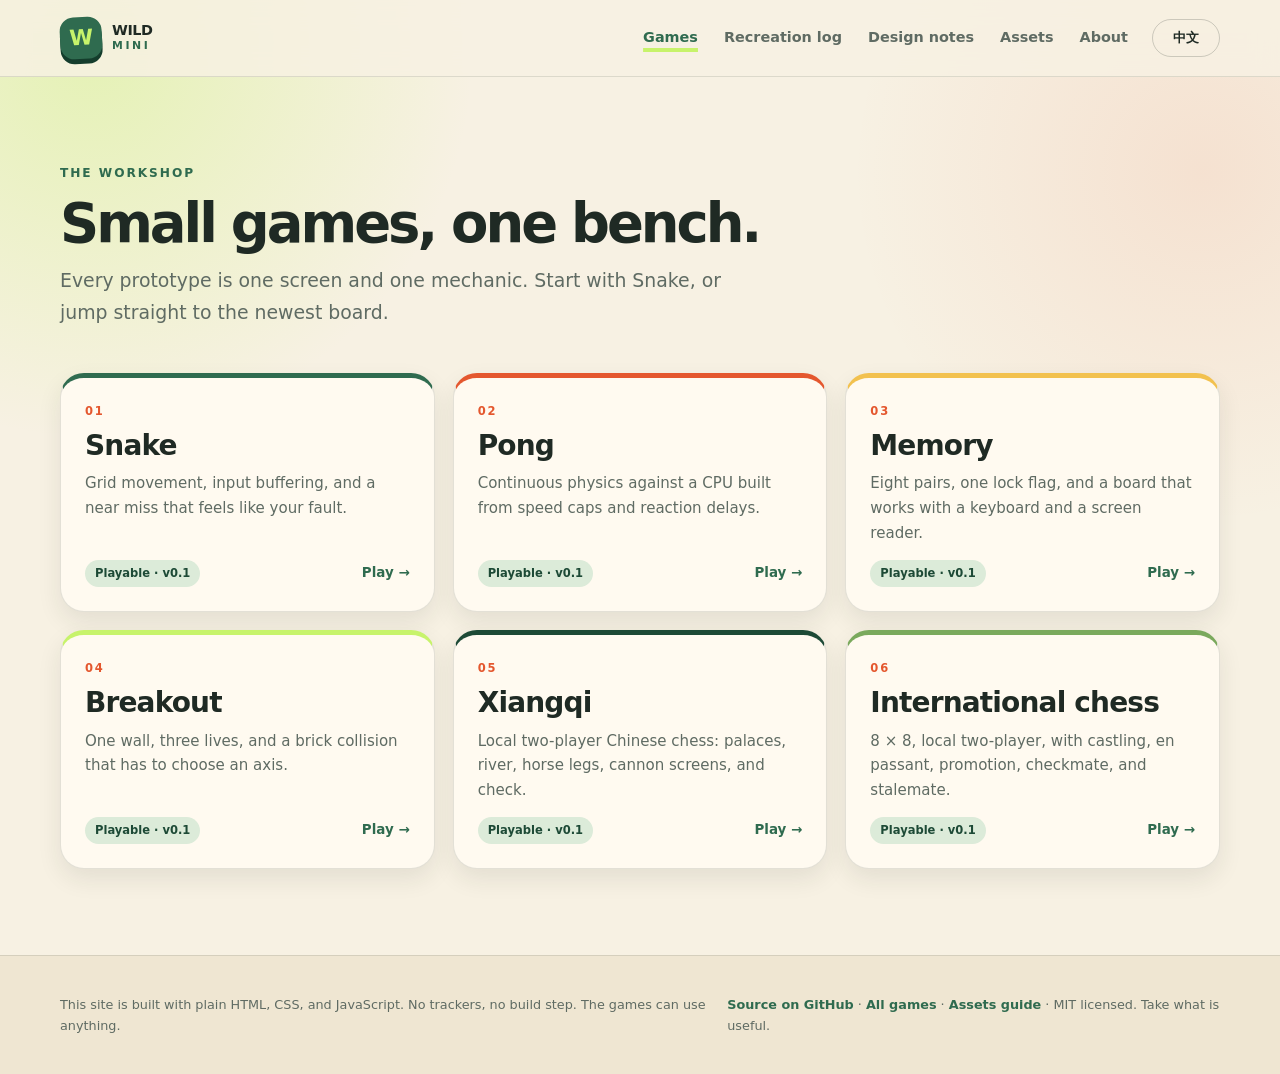
<file: docs/games.html>
<!doctype html>
<html lang="en" data-title-key="meta.gamesTitle" data-description-key="meta.gamesDescription">
<head>
  <meta charset="utf-8">
  <meta name="viewport" content="width=device-width, initial-scale=1">
  <meta name="theme-color" content="#2f6b4f">
  <meta name="description" content="All playable prototypes in the Wild Lightweight Mini-Game Creation workshop.">
  <title>Games — Wild Lightweight Mini-Game Creation</title>
  <link rel="icon" href="favicon.svg" type="image/svg+xml">
  <link rel="stylesheet" href="styles.css">
</head>
<body>
  <a class="skip-link" href="#main" data-i18n="skip">Skip to content</a>

  <header class="site-header">
    <div class="header-inner wrap">
      <a class="brand" href="index.html" aria-label="Wild Lightweight Mini-Game Creation">
        <span class="brand-mark" aria-hidden="true">W</span>
        <span class="brand-name">wild<br><span>mini</span></span>
      </a>

      <nav class="site-nav" aria-label="Primary">
        <a href="games.html" class="is-active" aria-current="page" data-i18n="nav.games">Games</a>
        <a href="index.html#log" data-i18n="nav.log">Recreation log</a>
        <a href="index.html#notes" data-i18n="nav.notes">Design notes</a>
        <a href="index.html#assets" data-i18n="nav.assets">Assets</a>
        <a href="index.html#maker" data-i18n="nav.about">About</a>
      </nav>

      <button id="lang-toggle" class="lang-toggle" type="button" aria-label="Switch to Chinese">
        <span aria-hidden="true">中文</span>
      </button>
    </div>
  </header>

  <main id="main">
    <section class="section wrap games-page" id="games">
      <div class="section-head games-head">
        <p class="kicker" data-i18n="games.kicker">The workshop</p>
        <h1 data-i18n="games.title">Small games, one bench.</h1>
        <p class="section-lede" data-i18n="games.lead">Every prototype is one screen and one mechanic. Start with Snake, or jump straight to the newest wall.</p>
      </div>

      <div class="games-grid">
        <a class="game-card game-card-snake" href="index.html#play">
          <span class="game-card-index">01</span>
          <h2 data-i18n="games.snake.name">Snake</h2>
          <p data-i18n="games.snake.text">Grid movement, input buffering, and a near miss that feels like your fault.</p>
          <span class="game-card-footer">
            <span class="pill pill-live" data-i18n="games.snake.status">Playable · v0.1</span>
            <span class="game-card-cta" data-i18n="games.play">Play →</span>
          </span>
        </a>

        <a class="game-card game-card-pong" href="pong.html">
          <span class="game-card-index">02</span>
          <h2 data-i18n="games.pong.name">Pong</h2>
          <p data-i18n="games.pong.text">Continuous physics against a CPU built from speed caps and reaction delays.</p>
          <span class="game-card-footer">
            <span class="pill pill-live" data-i18n="games.pong.status">Playable · v0.1</span>
            <span class="game-card-cta" data-i18n="games.play">Play →</span>
          </span>
        </a>

        <a class="game-card game-card-memory" href="memory.html">
          <span class="game-card-index">03</span>
          <h2 data-i18n="games.memory.name">Memory</h2>
          <p data-i18n="games.memory.text">Eight pairs, one lock flag, and a board that works with a keyboard and a screen reader.</p>
          <span class="game-card-footer">
            <span class="pill pill-live" data-i18n="games.memory.status">Playable · v0.1</span>
            <span class="game-card-cta" data-i18n="games.play">Play →</span>
          </span>
        </a>

        <a class="game-card game-card-breakout" href="breakout.html">
          <span class="game-card-index">04</span>
          <h2 data-i18n="games.breakout.name">Breakout</h2>
          <p data-i18n="games.breakout.text">One wall, three lives, and a brick collision that has to choose an axis.</p>
          <span class="game-card-footer">
            <span class="pill pill-live" data-i18n="games.breakout.status">Playable · v0.1</span>
            <span class="game-card-cta" data-i18n="games.play">Play →</span>
          </span>
        </a>

        <a class="game-card game-card-xiangqi" href="xiangqi.html">
          <span class="game-card-index">05</span>
          <h2 data-i18n="games.xiangqi.name">Xiangqi</h2>
          <p data-i18n="games.xiangqi.text">Local two-player Chinese chess: palaces, river, horse legs, cannon screens, and check.</p>
          <span class="game-card-footer">
            <span class="pill pill-live" data-i18n="games.xiangqi.status">Playable · v0.1</span>
            <span class="game-card-cta" data-i18n="games.play">Play →</span>
          </span>
        </a>

        <a class="game-card game-card-chess" href="chess.html">
          <span class="game-card-index">06</span>
          <h2 data-i18n="games.chess.name">International chess</h2>
          <p data-i18n="games.chess.text">8 × 8, local two-player, with castling, en passant, promotion, checkmate, and stalemate.</p>
          <span class="game-card-footer">
            <span class="pill pill-live" data-i18n="games.chess.status">Playable · v0.1</span>
            <span class="game-card-cta" data-i18n="games.play">Play →</span>
          </span>
        </a>
      </div>
    </section>
  </main>

  <footer class="site-footer">
    <div class="wrap footer-inner">
      <p data-i18n="footer.note">This site is built with plain HTML, CSS, and JavaScript. No trackers, no build step. The games can use anything.</p>
      <p><a href="https://github.com/YouKaiGhost/Wild-lightweight-mini-game-creation" data-i18n="footer.repo">Source on GitHub</a> · <a href="games.html" data-i18n="footer.games">All games</a> · <a id="footer-assets-link" href="https://github.com/YouKaiGhost/Wild-lightweight-mini-game-creation/blob/main/assets/README.md" data-i18n="footer.assets">Assets guide</a> · <span data-i18n="footer.license">MIT licensed. Take what is useful.</span></p>
    </div>
  </footer>

  <noscript>
    <p class="noscript">This page needs JavaScript for the language toggle. / 本页需要 JavaScript 才能切换语言。</p>
  </noscript>

  <script src="i18n.js"></script>
</body>
</html>
</file>
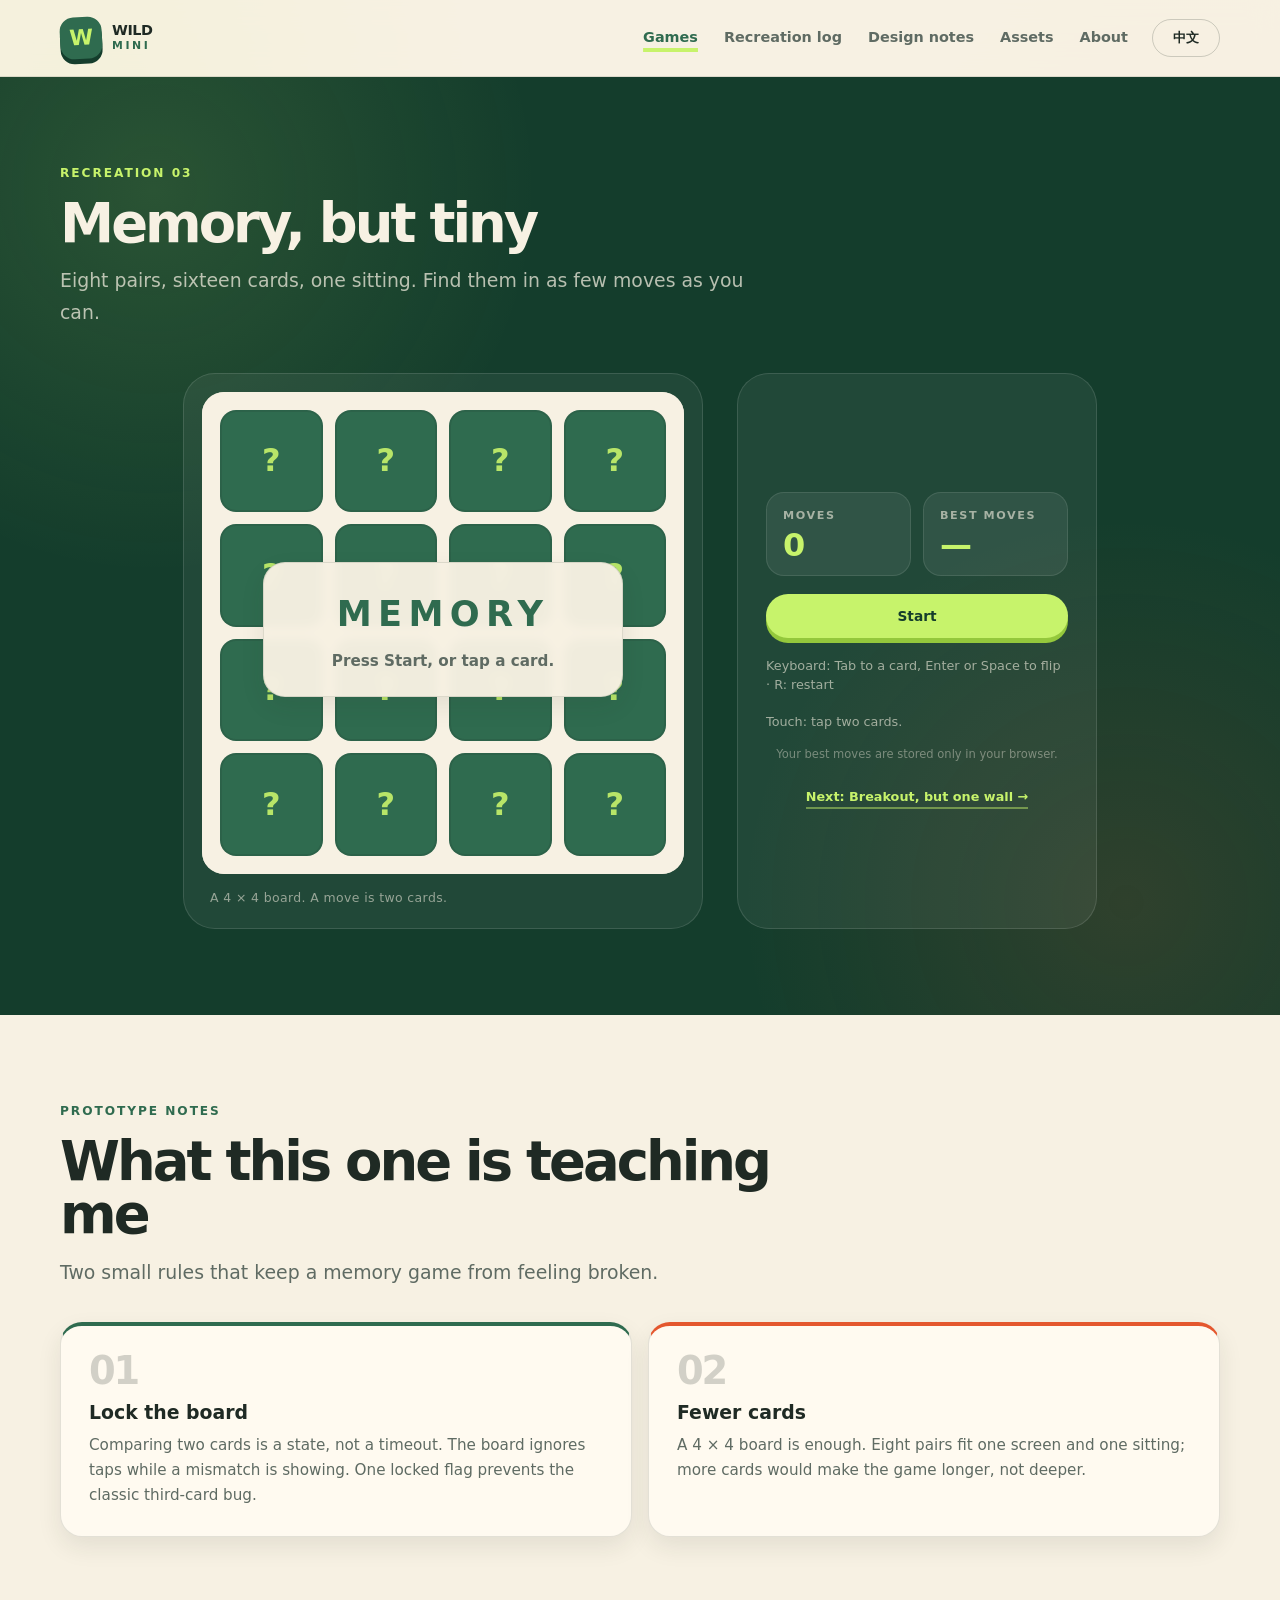
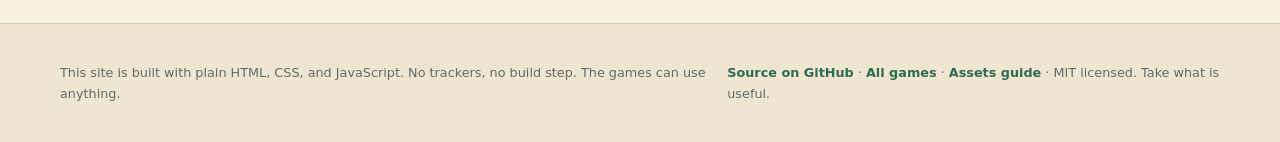
<file: docs/memory.html>
<!doctype html>
<html lang="en" data-title-key="meta.memoryTitle" data-description-key="meta.memoryDescription">
<head>
  <meta charset="utf-8">
  <meta name="viewport" content="width=device-width, initial-scale=1">
  <meta name="theme-color" content="#2f6b4f">
  <meta name="description" content="A tiny 4 × 4 memory game with eight pairs, a move counter, keyboard play, and a local best score.">
  <title>Memory, but tiny — Wild Lightweight Mini-Game Creation</title>
  <link rel="icon" href="favicon.svg" type="image/svg+xml">
  <link rel="stylesheet" href="styles.css">
</head>
<body>
  <a class="skip-link" href="#main" data-i18n="skip">Skip to content</a>

  <header class="site-header">
    <div class="header-inner wrap">
      <a class="brand" href="index.html" aria-label="Wild Lightweight Mini-Game Creation">
        <span class="brand-mark" aria-hidden="true">W</span>
        <span class="brand-name">wild<br><span>mini</span></span>
      </a>

      <nav class="site-nav" aria-label="Primary">
        <a href="games.html" class="is-active" data-i18n="nav.games">Games</a>
        <a href="index.html#log" data-i18n="nav.log">Recreation log</a>
        <a href="index.html#notes" data-i18n="nav.notes">Design notes</a>
        <a href="index.html#assets" data-i18n="nav.assets">Assets</a>
        <a href="index.html#maker" data-i18n="nav.about">About</a>
      </nav>

      <button id="lang-toggle" class="lang-toggle" type="button" aria-label="Switch to Chinese">
        <span aria-hidden="true">中文</span>
      </button>
    </div>
  </header>

  <main id="main">
    <section class="section play-section memory-play" id="play">
      <div class="wrap">
        <div class="section-head">
          <p class="kicker" data-i18n="memory.kicker">Recreation 03</p>
          <h1 data-i18n="memory.title">Memory, but tiny</h1>
          <p class="section-lede" data-i18n="memory.lead">Eight pairs, sixteen cards, one sitting. Find them in as few moves as you can.</p>
        </div>

        <div class="game-layout memory-layout">
          <div class="game-board memory-board-shell">
            <div class="canvas-wrap">
              <div id="memory-board" class="memory-board" role="group" aria-label="Memory card board" data-i18n-aria-label="memory.boardLabel"></div>
              <div class="game-overlay memory-overlay" id="memory-overlay">
                <div class="memory-overlay-card">
                  <span class="overlay-title" data-i18n="memory.overlayTitle">MEMORY</span>
                  <span class="overlay-text" id="memory-overlay-text" aria-live="polite" data-i18n="memory.ready">Press Start, or tap a card.</span>
                </div>
              </div>
            </div>
            <p class="game-caption" data-i18n="memory.caption">A 4 × 4 board. A move is two cards.</p>
          </div>

          <aside class="game-panel memory-panel">
            <div class="score-row" role="status" aria-live="polite">
              <div class="score-box">
                <span data-i18n="memory.moves">Moves</span>
                <strong id="memory-moves">0</strong>
              </div>
              <div class="score-box">
                <span data-i18n="memory.bestMoves">Best moves</span>
                <strong id="memory-best">—</strong>
              </div>
            </div>

            <div class="game-actions">
              <button id="memory-start" class="button button-primary" type="button" data-i18n="memory.start">Start</button>
            </div>

            <p class="game-hint" data-i18n="memory.controls">Keyboard: Tab to a card, Enter or Space to flip · R: restart</p>
            <p class="game-hint" data-i18n="memory.touch">Touch: tap two cards.</p>
            <p class="game-note" data-i18n="memory.note">Your best moves are stored only in your browser.</p>
            <p class="game-next"><a class="text-link" href="breakout.html" data-i18n="memory.nextBreakout">Next: Breakout, but one wall →</a></p>
          </aside>
        </div>
      </div>
    </section>

    <section class="section wrap memory-notes" id="notes">
      <div class="section-head">
        <p class="kicker" data-i18n="memory.notesKicker">Prototype notes</p>
        <h2 data-i18n="memory.notesTitle">What this one is teaching me</h2>
        <p class="section-lede" data-i18n="memory.notesLead">Two small rules that keep a memory game from feeling broken.</p>
      </div>

      <div class="note-grid">
        <article class="note-card">
          <span class="note-index">01</span>
          <h3 data-i18n="memory.note1Title">Lock the board</h3>
          <p data-i18n="memory.note1Text">Comparing two cards is a state, not a timeout. The board ignores taps while a mismatch is showing. One locked flag prevents the classic third-card bug.</p>
        </article>
        <article class="note-card">
          <span class="note-index">02</span>
          <h3 data-i18n="memory.note2Title">Fewer cards</h3>
          <p data-i18n="memory.note2Text">A 4 × 4 board is enough. Eight pairs fit one screen and one sitting; more cards would make the game longer, not deeper.</p>
        </article>
      </div>
    </section>
  </main>

  <footer class="site-footer">
    <div class="wrap footer-inner">
      <p data-i18n="footer.note">This site is built with plain HTML, CSS, and JavaScript. No trackers, no build step. The games can use anything.</p>
      <p><a href="https://github.com/YouKaiGhost/Wild-lightweight-mini-game-creation" data-i18n="footer.repo">Source on GitHub</a> · <a href="games.html" data-i18n="footer.games">All games</a> · <a id="footer-assets-link" href="https://github.com/YouKaiGhost/Wild-lightweight-mini-game-creation/blob/main/assets/README.md" data-i18n="footer.assets">Assets guide</a> · <span data-i18n="footer.license">MIT licensed. Take what is useful.</span></p>
    </div>
  </footer>

  <noscript>
    <p class="noscript">This demo needs JavaScript for the game and the language toggle. / 本 demo 需要 JavaScript 才能运行游戏和切换语言。</p>
  </noscript>

  <script src="i18n.js"></script>
  <script src="memory.js"></script>
</body>
</html>
</file>
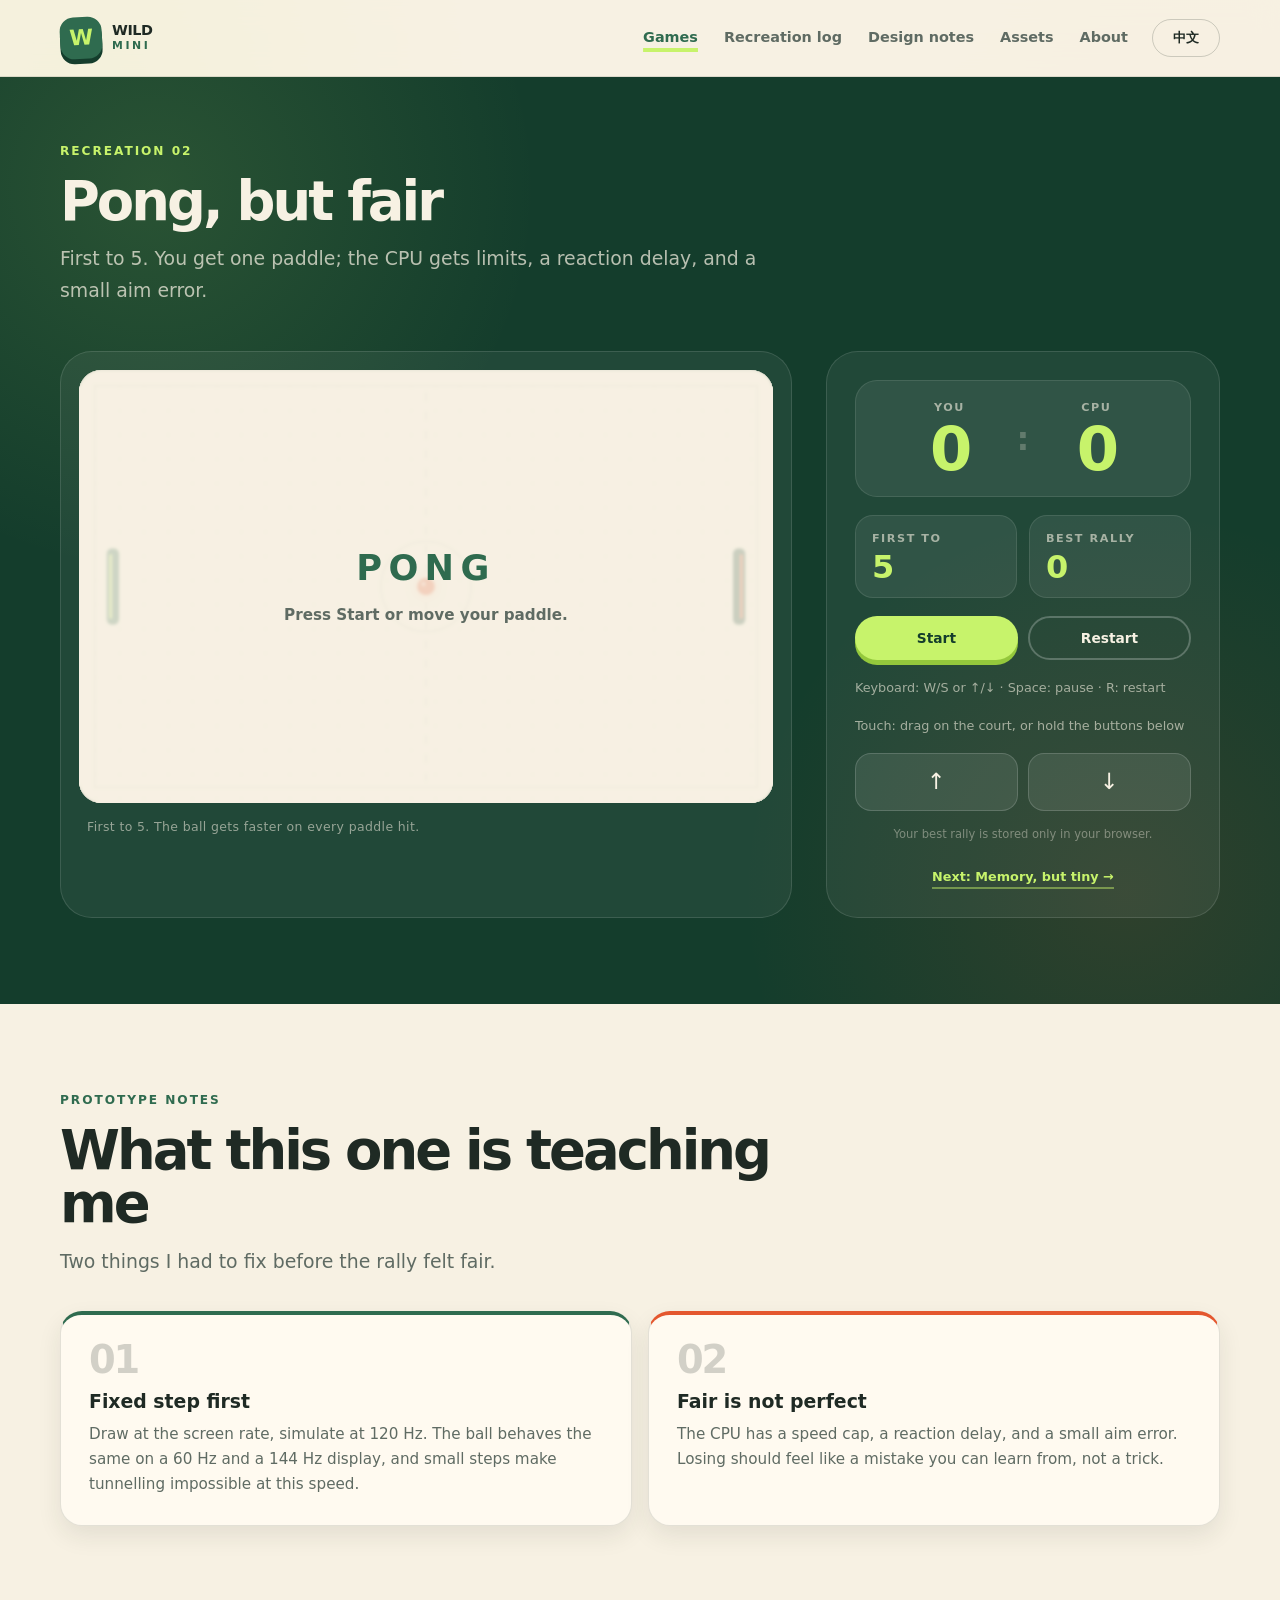
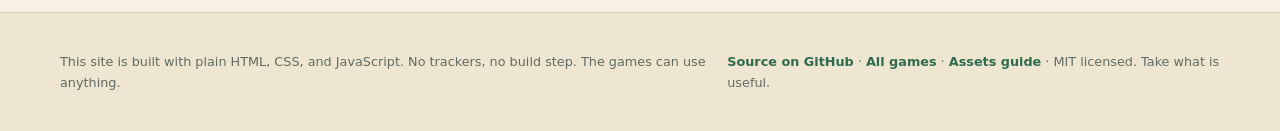
<file: docs/pong.html>
<!doctype html>
<html lang="en" data-title-key="meta.pongTitle" data-description-key="meta.pongDescription">
<head>
  <meta charset="utf-8">
  <meta name="viewport" content="width=device-width, initial-scale=1">
  <meta name="theme-color" content="#2f6b4f">
  <meta name="description" content="A tiny Pong recreation with a fair CPU, fixed-step physics, and keyboard or touch controls.">
  <title>Pong, but fair — Wild Lightweight Mini-Game Creation</title>
  <link rel="icon" href="favicon.svg" type="image/svg+xml">
  <link rel="stylesheet" href="styles.css">
</head>
<body>
  <a class="skip-link" href="#main" data-i18n="skip">Skip to content</a>

  <header class="site-header">
    <div class="header-inner wrap">
      <a class="brand" href="index.html" aria-label="Wild Lightweight Mini-Game Creation">
        <span class="brand-mark" aria-hidden="true">W</span>
        <span class="brand-name">wild<br><span>mini</span></span>
      </a>

      <nav class="site-nav" aria-label="Primary">
        <a href="games.html" class="is-active" data-i18n="nav.games">Games</a>
        <a href="index.html#log" data-i18n="nav.log">Recreation log</a>
        <a href="index.html#notes" data-i18n="nav.notes">Design notes</a>
        <a href="index.html#assets" data-i18n="nav.assets">Assets</a>
        <a href="index.html#maker" data-i18n="nav.about">About</a>
      </nav>

      <button id="lang-toggle" class="lang-toggle" type="button" aria-label="Switch to Chinese">
        <span aria-hidden="true">中文</span>
      </button>
    </div>
  </header>

  <main id="main">
    <section class="section play-section pong-play" id="play">
      <div class="wrap">
        <div class="section-head">
          <p class="kicker" data-i18n="pong.kicker">Recreation 02</p>
          <h1 data-i18n="pong.title">Pong, but fair</h1>
          <p class="section-lede" data-i18n="pong.lead">First to 5. You get one paddle; the CPU gets limits, a reaction delay, and a small aim error.</p>
        </div>

        <div class="game-layout pong-layout">
          <div class="game-board">
            <div class="canvas-wrap">
              <canvas id="pong-canvas" width="800" height="500" aria-label="Pong game court" data-i18n-aria-label="pong.boardLabel">Your browser does not support the canvas element.</canvas>
              <div class="game-overlay pong-overlay" id="pong-overlay">
                <span class="overlay-title" data-i18n="pong.overlayTitle">PONG</span>
                <span class="overlay-text" id="pong-overlay-text" aria-live="polite" data-i18n="pong.ready">Press Start or move your paddle.</span>
              </div>
            </div>
            <p class="game-caption" data-i18n="pong.caption">First to 5. The ball gets faster on every paddle hit.</p>
          </div>

          <aside class="game-panel pong-panel">
            <div class="pong-score" role="status" aria-live="polite">
              <div class="pong-score-side">
                <span data-i18n="pong.you">You</span>
                <strong id="pong-player-score">0</strong>
              </div>
              <span class="pong-score-divider" aria-hidden="true">:</span>
              <div class="pong-score-side">
                <span data-i18n="pong.cpu">CPU</span>
                <strong id="pong-cpu-score">0</strong>
              </div>
            </div>

            <div class="score-row pong-meta">
              <div class="score-box">
                <span data-i18n="pong.firstTo">First to</span>
                <strong id="pong-win-score">5</strong>
              </div>
              <div class="score-box">
                <span data-i18n="pong.bestRally">Best rally</span>
                <strong id="pong-best-rally">0</strong>
              </div>
            </div>

            <div class="game-actions">
              <button id="pong-start" class="button button-primary" type="button" data-i18n="pong.start">Start</button>
              <button id="pong-restart" class="button button-ghost" type="button" data-i18n="pong.restart">Restart</button>
            </div>

            <p class="game-hint" data-i18n="pong.controls">Keyboard: W/S or ↑/↓ · Space: pause · R: restart</p>
            <p class="game-hint" data-i18n="pong.touch">Touch: drag on the court, or hold the buttons below</p>

            <div class="pong-touch" role="group" aria-label="Touch paddle controls" data-i18n-aria-label="pong.touchLabel">
              <button id="pong-up" class="pong-touch-btn" type="button" aria-label="Move up" data-i18n-aria-label="pong.up">↑</button>
              <button id="pong-down" class="pong-touch-btn" type="button" aria-label="Move down" data-i18n-aria-label="pong.down">↓</button>
            </div>

            <p class="game-note" data-i18n="pong.note">Your best rally is stored only in your browser.</p>
            <p class="game-next"><a class="text-link" href="memory.html" data-i18n="pong.nextMemory">Next: Memory, but tiny →</a></p>
          </aside>
        </div>
      </div>
    </section>

    <section class="section wrap pong-notes" id="notes">
      <div class="section-head">
        <p class="kicker" data-i18n="pong.notesKicker">Prototype notes</p>
        <h2 data-i18n="pong.notesTitle">What this one is teaching me</h2>
        <p class="section-lede" data-i18n="pong.notesLead">Two things I had to fix before the rally felt fair.</p>
      </div>

      <div class="note-grid">
        <article class="note-card">
          <span class="note-index">01</span>
          <h3 data-i18n="pong.note1Title">Fixed step first</h3>
          <p data-i18n="pong.note1Text">Draw at the screen rate, simulate at 120 Hz. The ball behaves the same on a 60 Hz and a 144 Hz display, and small steps make tunnelling impossible at this speed.</p>
        </article>
        <article class="note-card">
          <span class="note-index">02</span>
          <h3 data-i18n="pong.note2Title">Fair is not perfect</h3>
          <p data-i18n="pong.note2Text">The CPU has a speed cap, a reaction delay, and a small aim error. Losing should feel like a mistake you can learn from, not a trick.</p>
        </article>
      </div>
    </section>
  </main>

  <footer class="site-footer">
    <div class="wrap footer-inner">
      <p data-i18n="footer.note">This site is built with plain HTML, CSS, and JavaScript. No trackers, no build step. The games can use anything.</p>
      <p><a href="https://github.com/YouKaiGhost/Wild-lightweight-mini-game-creation" data-i18n="footer.repo">Source on GitHub</a> · <a href="games.html" data-i18n="footer.games">All games</a> · <a id="footer-assets-link" href="https://github.com/YouKaiGhost/Wild-lightweight-mini-game-creation/blob/main/assets/README.md" data-i18n="footer.assets">Assets guide</a> · <span data-i18n="footer.license">MIT licensed. Take what is useful.</span></p>
    </div>
  </footer>

  <noscript>
    <p class="noscript">This demo needs JavaScript for the game and the language toggle. / 本 demo 需要 JavaScript 才能运行游戏和切换语言。</p>
  </noscript>

  <script src="i18n.js"></script>
  <script src="pong.js"></script>
</body>
</html>
</file>
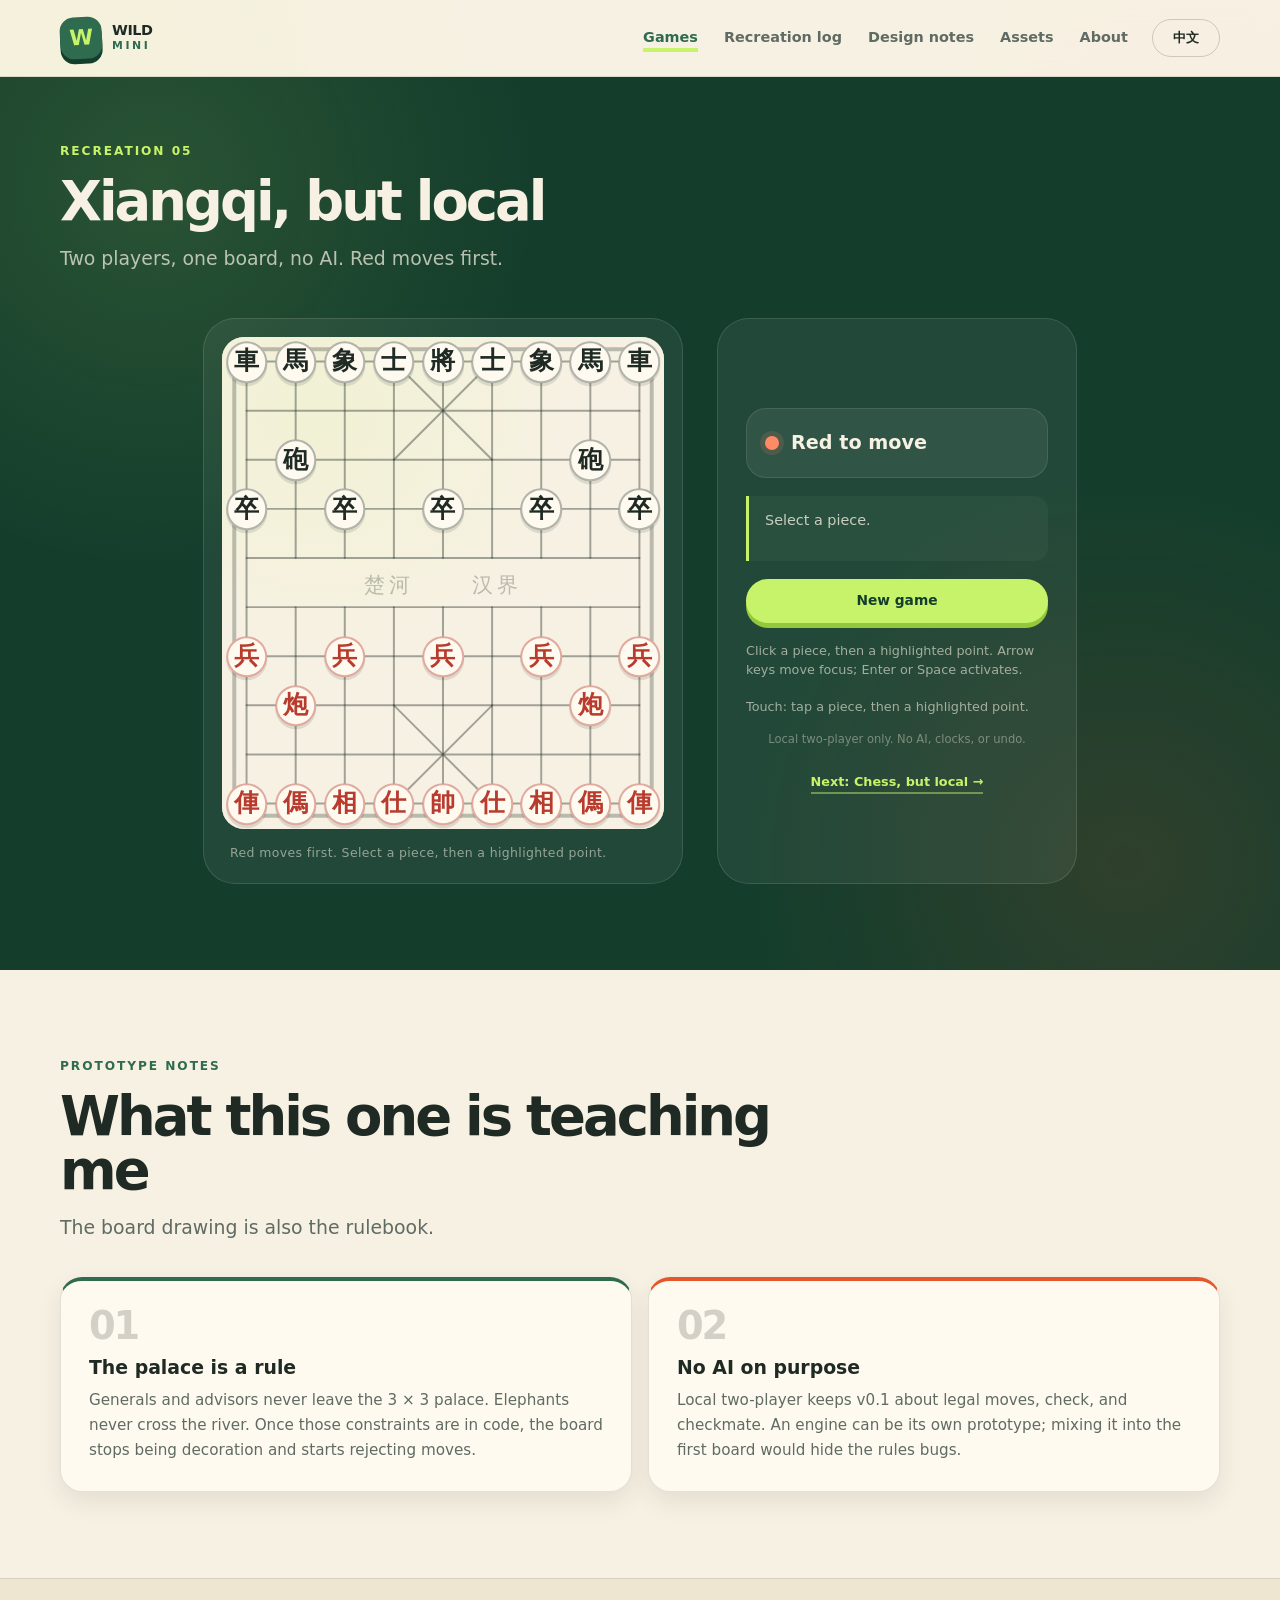
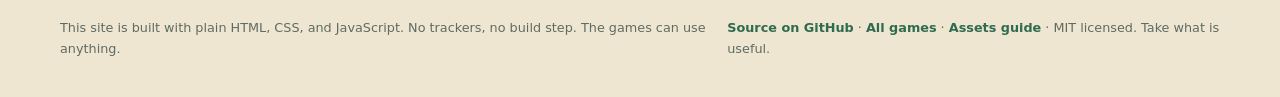
<file: docs/xiangqi.html>
<!doctype html>
<html lang="en" data-title-key="meta.xiangqiTitle" data-description-key="meta.xiangqiDescription">
<head>
  <meta charset="utf-8">
  <meta name="viewport" content="width=device-width, initial-scale=1">
  <meta name="theme-color" content="#2f6b4f">
  <meta name="description" content="A local two-player Xiangqi board with full legal moves, check, checkmate, and no AI.">
  <title>Xiangqi, but local — Wild Lightweight Mini-Game Creation</title>
  <link rel="icon" href="favicon.svg" type="image/svg+xml">
  <link rel="stylesheet" href="styles.css">
</head>
<body>
  <a class="skip-link" href="#main" data-i18n="skip">Skip to content</a>

  <header class="site-header">
    <div class="header-inner wrap">
      <a class="brand" href="index.html" aria-label="Wild Lightweight Mini-Game Creation">
        <span class="brand-mark" aria-hidden="true">W</span>
        <span class="brand-name">wild<br><span>mini</span></span>
      </a>

      <nav class="site-nav" aria-label="Primary">
        <a href="games.html" class="is-active" data-i18n="nav.games">Games</a>
        <a href="index.html#log" data-i18n="nav.log">Recreation log</a>
        <a href="index.html#notes" data-i18n="nav.notes">Design notes</a>
        <a href="index.html#assets" data-i18n="nav.assets">Assets</a>
        <a href="index.html#maker" data-i18n="nav.about">About</a>
      </nav>

      <button id="lang-toggle" class="lang-toggle" type="button" aria-label="Switch to Chinese">
        <span aria-hidden="true">中文</span>
      </button>
    </div>
  </header>

  <main id="main">
    <section class="section play-section xiangqi-play" id="play">
      <div class="wrap">
        <div class="section-head">
          <p class="kicker" data-i18n="xiangqi.kicker">Recreation 05</p>
          <h1 data-i18n="xiangqi.title">Xiangqi, but local</h1>
          <p class="section-lede" data-i18n="xiangqi.lead">Two players, one board, no AI. Red moves first.</p>
        </div>

        <div class="game-layout xiangqi-layout">
          <div class="game-board xiangqi-board-shell">
            <div class="xiangqi-board-wrap">
              <div id="xiangqi-board" class="xiangqi-board" role="group" aria-label="Xiangqi board" data-i18n-aria-label="xiangqi.boardLabel">
                <svg class="xiangqi-lines" viewBox="0 0 90 100" aria-hidden="true">
                  <rect x="2.5" y="2.5" width="85" height="95" rx="1.6" fill="none" stroke="rgba(31, 42, 36, 0.28)" stroke-width="0.8"/>
                  <g fill="none" stroke="rgba(31, 42, 36, 0.4)" stroke-width="0.4" stroke-linecap="round">
                    <path d="M5 5H85 M5 15H85 M5 25H85 M5 35H85 M5 45H85 M5 55H85 M5 65H85 M5 75H85 M5 85H85 M5 95H85"/>
                    <path d="M5 5V95 M85 5V95"/>
                    <path d="M15 5V45 M15 55V95 M25 5V45 M25 55V95 M35 5V45 M35 55V95 M45 5V45 M45 55V95 M55 5V45 M55 55V95 M65 5V45 M65 55V95 M75 5V45 M75 55V95"/>
                    <path d="M35 5L55 25 M55 5L35 25 M35 75L55 95 M55 75L35 95"/>
                  </g>
                  <g fill="rgba(31, 42, 36, 0.28)" font-family="serif" font-size="4.2" text-anchor="middle" letter-spacing="0.8">
                    <text x="34" y="52">楚河</text>
                    <text x="56" y="52">汉界</text>
                  </g>
                </svg>
              </div>
              <div class="game-overlay xiangqi-overlay is-hidden" id="xiangqi-overlay">
                <div class="xiangqi-overlay-card">
                  <span class="overlay-title" data-i18n="xiangqi.overlayTitle">XIANGQI</span>
                  <span class="overlay-text" id="xiangqi-overlay-text" aria-live="polite"></span>
                </div>
              </div>
            </div>
            <p class="game-caption" data-i18n="xiangqi.caption">Red moves first. Select a piece, then a highlighted point.</p>
          </div>

          <aside class="game-panel xiangqi-panel">
            <div class="xiangqi-turn-card">
              <span class="xiangqi-turn-dot red" id="xiangqi-turn-dot" aria-hidden="true"></span>
              <span id="xiangqi-turn-text" aria-live="polite">Red to move</span>
            </div>

            <p class="xiangqi-status" id="xiangqi-status" role="status" aria-live="polite">Select a piece.</p>

            <div class="game-actions">
              <button id="xiangqi-new" class="button button-primary" type="button" data-i18n="xiangqi.newGame">New game</button>
            </div>

            <p class="game-hint" data-i18n="xiangqi.controls">Click a piece, then a highlighted point. Arrow keys move focus; Enter or Space activates.</p>
            <p class="game-hint" data-i18n="xiangqi.touch">Touch: tap a piece, then a highlighted point.</p>
            <p class="game-note" data-i18n="xiangqi.note">Local two-player only. No AI, clocks, or undo.</p>
            <p class="game-next"><a class="text-link" href="chess.html" data-i18n="xiangqi.nextChess">Next: Chess, but local →</a></p>
          </aside>
        </div>
      </div>
    </section>

    <section class="section wrap xiangqi-notes" id="notes">
      <div class="section-head">
        <p class="kicker" data-i18n="xiangqi.notesKicker">Prototype notes</p>
        <h2 data-i18n="xiangqi.notesTitle">What this one is teaching me</h2>
        <p class="section-lede" data-i18n="xiangqi.notesLead">The board drawing is also the rulebook.</p>
      </div>

      <div class="note-grid">
        <article class="note-card">
          <span class="note-index">01</span>
          <h3 data-i18n="xiangqi.note1Title">The palace is a rule</h3>
          <p data-i18n="xiangqi.note1Text">Generals and advisors never leave the 3 × 3 palace. Elephants never cross the river. Once those constraints are in code, the board stops being decoration and starts rejecting moves.</p>
        </article>
        <article class="note-card">
          <span class="note-index">02</span>
          <h3 data-i18n="xiangqi.note2Title">No AI on purpose</h3>
          <p data-i18n="xiangqi.note2Text">Local two-player keeps v0.1 about legal moves, check, and checkmate. An engine can be its own prototype; mixing it into the first board would hide the rules bugs.</p>
        </article>
      </div>
    </section>
  </main>

  <footer class="site-footer">
    <div class="wrap footer-inner">
      <p data-i18n="footer.note">This site is built with plain HTML, CSS, and JavaScript. No trackers, no build step. The games can use anything.</p>
      <p><a href="https://github.com/YouKaiGhost/Wild-lightweight-mini-game-creation" data-i18n="footer.repo">Source on GitHub</a> · <a href="games.html" data-i18n="footer.games">All games</a> · <a id="footer-assets-link" href="https://github.com/YouKaiGhost/Wild-lightweight-mini-game-creation/blob/main/assets/README.md" data-i18n="footer.assets">Assets guide</a> · <span data-i18n="footer.license">MIT licensed. Take what is useful.</span></p>
    </div>
  </footer>

  <noscript>
    <p class="noscript">This demo needs JavaScript for the game and the language toggle. / 本 demo 需要 JavaScript 才能运行游戏和切换语言。</p>
  </noscript>

  <script src="i18n.js"></script>
  <script src="xiangqi-rules.js"></script>
  <script src="xiangqi.js"></script>
</body>
</html>
</file>
<file: docs/styles.css>
:root {
  --paper: #f7f1e3;
  --paper-deep: #efe6d2;
  --ink: #1f2a24;
  --muted: #5f6b63;
  --green: #2f6b4f;
  --green-dark: #1d4a36;
  --green-deep: #143d2c;
  --green-soft: #dcebd9;
  --lime: #c7f36b;
  --orange: #e4572e;
  --yellow: #f2c14e;
  --line: rgba(31, 42, 36, 0.12);
  --card: #fffaf0;
  --shadow: 0 24px 60px rgba(31, 42, 36, 0.12);
  --shadow-small: 0 10px 24px rgba(31, 42, 36, 0.09);
  --radius: 24px;
  --font-body: "Trebuchet MS", "Avenir Next", "Segoe UI", "PingFang SC", "Microsoft YaHei", system-ui, sans-serif;
}

* {
  box-sizing: border-box;
}

html {
  scroll-behavior: smooth;
  overflow-x: clip;
}

body {
  margin: 0;
  color: var(--ink);
  background:
    radial-gradient(circle at 7% 5%, rgba(199, 243, 107, 0.38), transparent 24rem),
    radial-gradient(circle at 94% 16%, rgba(228, 87, 46, 0.1), transparent 22rem),
    var(--paper);
  font-family: var(--font-body);
  line-height: 1.65;
  -webkit-font-smoothing: antialiased;
  text-rendering: optimizeLegibility;
}

::selection {
  background: var(--lime);
  color: var(--green-deep);
}

img,
svg,
canvas {
  display: block;
  max-width: 100%;
}

a {
  color: inherit;
}

p,
h1,
h2,
h3 {
  margin-top: 0;
}

.wrap {
  width: min(1160px, calc(100% - 48px));
  margin-inline: auto;
}

.skip-link {
  position: fixed;
  left: 16px;
  top: -100px;
  z-index: 999;
  padding: 10px 16px;
  border-radius: 999px;
  background: var(--green-dark);
  color: #fff;
  text-decoration: none;
  transition: top 0.2s ease;
}

.skip-link:focus {
  top: 16px;
}

/* Header */

.site-header {
  position: sticky;
  top: 0;
  z-index: 50;
  border-bottom: 1px solid var(--line);
  background: rgba(247, 241, 227, 0.84);
  backdrop-filter: blur(14px);
  -webkit-backdrop-filter: blur(14px);
}

.header-inner {
  display: flex;
  align-items: center;
  gap: 24px;
  min-height: 76px;
}

.brand {
  display: inline-flex;
  align-items: center;
  gap: 10px;
  text-decoration: none;
  line-height: 0.95;
  letter-spacing: -0.03em;
  font-weight: 800;
}

.brand-mark {
  display: grid;
  place-items: center;
  width: 42px;
  height: 42px;
  border-radius: 14px;
  background: var(--green);
  color: var(--lime);
  font-size: 1.35rem;
  box-shadow: 0 5px 0 var(--green-deep);
  transform: rotate(-3deg);
}

.brand-name {
  font-size: 0.9rem;
  text-transform: uppercase;
}

.brand-name span {
  color: var(--green);
  font-size: 0.68rem;
  letter-spacing: 0.24em;
}

.site-nav {
  display: flex;
  align-items: center;
  gap: 26px;
  margin-left: auto;
}

.site-nav a {
  color: var(--muted);
  font-size: 0.9rem;
  font-weight: 700;
  text-decoration: none;
  transition: color 0.15s ease;
}

.site-nav a:hover,
.site-nav a:focus-visible,
.site-nav a.is-active {
  color: var(--green);
}

.site-nav a.is-active {
  text-decoration: underline;
  text-decoration-color: var(--lime);
  text-decoration-thickness: 4px;
  text-underline-offset: 6px;
}

.lang-toggle {
  display: inline-grid;
  place-items: center;
  min-width: 68px;
  min-height: 38px;
  padding: 6px 14px;
  border: 1.5px solid rgba(31, 42, 36, 0.2);
  border-radius: 999px;
  background: transparent;
  color: var(--ink);
  font: inherit;
  font-size: 0.82rem;
  font-weight: 800;
  cursor: pointer;
  transition: background 0.15s ease, color 0.15s ease, transform 0.15s ease;
}

.lang-toggle:hover {
  background: var(--green);
  border-color: var(--green);
  color: #fff;
  transform: translateY(-1px);
}

/* Type */

.kicker {
  display: flex;
  align-items: center;
  gap: 9px;
  margin-bottom: 14px;
  color: var(--green);
  font-size: 0.76rem;
  font-weight: 800;
  letter-spacing: 0.16em;
  text-transform: uppercase;
}

.kicker-dot {
  width: 9px;
  height: 9px;
  border-radius: 50%;
  background: var(--orange);
  box-shadow: 0 0 0 4px rgba(228, 87, 46, 0.14);
}

.hero h1,
.section-head h1,
.section-head h2,
.maker-head h2 {
  font-weight: 800;
  letter-spacing: -0.055em;
  line-height: 0.98;
}

.hero h1 {
  margin-bottom: 26px;
  font-size: clamp(3.2rem, 6.8vw, 5.8rem);
}

.hero h1 em {
  position: relative;
  z-index: 0;
  color: var(--green);
  font-style: normal;
  white-space: nowrap;
}

.hero h1 em::after {
  content: "";
  position: absolute;
  left: -0.03em;
  right: -0.03em;
  bottom: 0.03em;
  z-index: -1;
  height: 0.2em;
  border-radius: 4px;
  background: var(--lime);
  transform: rotate(-1.2deg);
}

.section-head h1,
.section-head h2,
.maker-head h2 {
  margin-bottom: 14px;
  font-size: clamp(2rem, 4.6vw, 3.4rem);
}

.lede,
.section-lede {
  max-width: 44rem;
  color: var(--muted);
  font-size: clamp(1.02rem, 1.5vw, 1.18rem);
  line-height: 1.7;
}

.lede {
  margin-bottom: 30px;
}

.section-lede {
  margin-bottom: 0;
}

.meta {
  margin: 28px 0 0;
  color: var(--muted);
  font-size: 0.76rem;
  font-weight: 700;
  letter-spacing: 0.12em;
  text-transform: uppercase;
}

/* Hero */

.hero {
  display: grid;
  grid-template-columns: minmax(0, 1.24fr) minmax(320px, 0.76fr);
  align-items: center;
  gap: clamp(32px, 5vw, 72px);
  padding-top: clamp(54px, 8vw, 96px);
  padding-bottom: clamp(64px, 9vw, 112px);
}

.hero-copy {
  max-width: 720px;
}

.hero-actions {
  display: flex;
  flex-wrap: wrap;
  gap: 14px;
}

.button {
  display: inline-flex;
  align-items: center;
  justify-content: center;
  min-height: 48px;
  padding: 12px 22px;
  border: 2px solid transparent;
  border-radius: 999px;
  font: inherit;
  font-size: 0.94rem;
  font-weight: 800;
  line-height: 1.2;
  text-align: center;
  text-decoration: none;
  cursor: pointer;
  transition: transform 0.15s ease, box-shadow 0.15s ease, background 0.15s ease, color 0.15s ease;
}

.button-primary {
  background: var(--green);
  color: #fff;
  box-shadow: 0 6px 0 var(--green-deep);
}

.button-primary:hover,
.button-primary:focus-visible {
  transform: translateY(-2px);
  box-shadow: 0 8px 0 var(--green-deep);
}

.button-ghost {
  border-color: rgba(31, 42, 36, 0.2);
  background: rgba(255, 250, 240, 0.42);
  color: var(--ink);
}

.button-ghost:hover,
.button-ghost:focus-visible {
  background: var(--card);
  border-color: rgba(31, 42, 36, 0.3);
  transform: translateY(-2px);
}

.button:focus-visible,
.lang-toggle:focus-visible,
.dpad-btn:focus-visible,
.pong-touch-btn:focus-visible,
.breakout-touch-btn:focus-visible,
.memory-card:focus-visible,
.text-link:focus-visible,
a:focus-visible {
  outline: 3px solid var(--orange);
  outline-offset: 3px;
}

.hero-art {
  position: relative;
  min-height: 360px;
  isolation: isolate;
}

.art-card {
  position: relative;
  z-index: 2;
  padding: 10px;
  border: 1px solid rgba(31, 42, 36, 0.1);
  border-radius: 32px;
  background: var(--card);
  box-shadow: var(--shadow);
  transform: rotate(2.4deg);
}

.art-card svg {
  width: 100%;
  height: auto;
  border-radius: 24px;
}

.art-sticker {
  position: absolute;
  right: 22px;
  bottom: -20px;
  display: grid;
  place-items: center;
  width: 74px;
  height: 74px;
  border: 4px solid var(--paper);
  border-radius: 50%;
  background: var(--orange);
  color: #fff;
  font-size: 0.95rem;
  font-weight: 800;
  letter-spacing: -0.02em;
  transform: rotate(-8deg);
  box-shadow: 0 8px 0 rgba(31, 42, 36, 0.12);
}

.blob {
  position: absolute;
  z-index: 1;
  display: block;
  border-radius: 50%;
  filter: blur(1px);
}

.blob-a {
  right: 0;
  top: -20px;
  width: 170px;
  height: 170px;
  background: var(--lime);
  opacity: 0.72;
  animation: float-a 9s ease-in-out infinite alternate;
}

.blob-b {
  left: 0;
  bottom: -26px;
  width: 132px;
  height: 132px;
  background: var(--yellow);
  opacity: 0.55;
  animation: float-b 11s ease-in-out infinite alternate;
}

@keyframes float-a {
  from { transform: translate(0, 0) scale(1); }
  to { transform: translate(-10px, 14px) scale(1.04); }
}

@keyframes float-b {
  from { transform: translate(0, 0) scale(1); }
  to { transform: translate(12px, -10px) scale(1.06); }
}

/* Sections */

.section {
  padding: clamp(54px, 7vw, 86px) 0;
  scroll-margin-top: 92px;
}

#play,
#log,
#notes {
  scroll-margin-top: 88px;
}

.section-head {
  max-width: 760px;
  margin-bottom: clamp(28px, 4vw, 44px);
}

/* About */

.about-layout {
  display: grid;
  grid-template-columns: minmax(0, 0.92fr) minmax(0, 1.08fr);
  gap: clamp(28px, 5vw, 64px);
  align-items: start;
}

.about-copy {
  padding-top: 8px;
}

.about-copy p {
  margin-bottom: 18px;
  color: var(--muted);
  font-size: 1.03rem;
}

.about-copy p:first-child {
  color: var(--ink);
  font-size: 1.1rem;
}

.card-grid {
  display: grid;
  gap: 14px;
}

.info-card {
  position: relative;
  padding: 24px 24px 22px;
  border: 1px solid var(--line);
  border-radius: 20px;
  background: var(--card);
  box-shadow: var(--shadow-small);
  transition: transform 0.18s ease, box-shadow 0.18s ease;
}

.info-card:hover {
  transform: translateY(-3px) rotate(-0.3deg);
  box-shadow: var(--shadow);
}

.card-number {
  display: inline-block;
  margin-bottom: 8px;
  color: var(--orange);
  font-size: 0.72rem;
  font-weight: 800;
  letter-spacing: 0.16em;
}

.info-card h3 {
  margin-bottom: 6px;
  font-size: 1.08rem;
  line-height: 1.3;
}

.info-card p {
  margin-bottom: 0;
  color: var(--muted);
  font-size: 0.94rem;
}

.stack-callout {
  display: grid;
  grid-template-columns: minmax(0, 1.15fr) minmax(0, 0.85fr);
  gap: clamp(24px, 4vw, 48px);
  align-items: center;
  margin-top: 22px;
  padding: clamp(24px, 4vw, 36px);
  border: 1px solid var(--line);
  border-left: 6px solid var(--orange);
  border-radius: 24px;
  background: var(--card);
  box-shadow: var(--shadow-small);
}

.stack-copy .kicker {
  margin-bottom: 8px;
}

.stack-copy h3 {
  margin-bottom: 10px;
  font-size: clamp(1.5rem, 3vw, 2.2rem);
  line-height: 1.05;
  letter-spacing: -0.04em;
}

.stack-copy p {
  margin-bottom: 10px;
  color: var(--muted);
  font-size: 0.96rem;
}

.stack-copy p:last-child {
  margin-bottom: 0;
}

.stack-note {
  color: var(--green) !important;
  font-size: 0.82rem !important;
  font-weight: 700;
}

.stack-tags {
  display: flex;
  flex-wrap: wrap;
  gap: 8px;
  align-content: center;
}

.stack-tag {
  padding: 8px 12px;
  border: 1px solid var(--line);
  border-radius: 999px;
  background: var(--paper);
  color: var(--green-dark);
  font-size: 0.78rem;
  font-weight: 800;
}

.stack-tag:nth-child(2n) {
  background: rgba(199, 243, 107, 0.22);
}

.stack-tag:nth-child(3n) {
  background: rgba(228, 87, 46, 0.09);
}

/* Play */

.play-section {
  background:
    radial-gradient(circle at 12% 12%, rgba(199, 243, 107, 0.12), transparent 24rem),
    radial-gradient(circle at 88% 88%, rgba(228, 87, 46, 0.13), transparent 24rem),
    var(--green-deep);
  color: var(--paper);
}

.play-section .kicker {
  color: var(--lime);
}

.play-section .kicker-dot {
  background: var(--orange);
}

.play-section .section-lede {
  color: rgba(247, 241, 227, 0.72);
}

.game-layout {
  display: grid;
  grid-template-columns: minmax(0, 1.15fr) minmax(280px, 0.85fr);
  gap: clamp(20px, 3vw, 34px);
  align-items: stretch;
}

.pong-layout {
  grid-template-columns: minmax(0, 1.3fr) minmax(280px, 0.7fr);
}

.game-board {
  padding: clamp(12px, 2vw, 18px);
  border: 1px solid rgba(255, 255, 255, 0.12);
  border-radius: 32px;
  background: rgba(255, 255, 255, 0.06);
}

.canvas-wrap {
  position: relative;
  overflow: hidden;
  border-radius: 22px;
  background: var(--paper);
  box-shadow: inset 0 0 0 1px rgba(31, 42, 36, 0.12);
}

#snake-canvas {
  width: 100%;
  height: auto;
  aspect-ratio: 1;
  background: var(--paper);
}

.game-overlay {
  position: absolute;
  inset: 0;
  display: flex;
  flex-direction: column;
  align-items: center;
  justify-content: flex-end;
  gap: 6px;
  padding: 24px 24px 30px;
  background: linear-gradient(
    to top,
    rgba(247, 241, 227, 0.97) 0%,
    rgba(247, 241, 227, 0.88) 22%,
    rgba(247, 241, 227, 0) 58%
  );
  color: var(--ink);
  text-align: center;
  transition: opacity 0.18s ease, visibility 0.18s ease;
}

.game-overlay.is-hidden {
  visibility: hidden;
  opacity: 0;
}

.overlay-title {
  color: var(--green);
  font-size: clamp(1.5rem, 3vw, 2.2rem);
  font-weight: 800;
  letter-spacing: 0.18em;
}

.overlay-text {
  max-width: 20rem;
  color: var(--muted);
  font-size: 0.95rem;
  font-weight: 700;
}

.game-caption {
  margin: 14px 8px 2px;
  color: rgba(247, 241, 227, 0.55);
  font-size: 0.78rem;
  letter-spacing: 0.03em;
}

.game-panel {
  display: flex;
  flex-direction: column;
  gap: 18px;
  padding: clamp(20px, 3vw, 28px);
  border: 1px solid rgba(255, 255, 255, 0.12);
  border-radius: 32px;
  background: rgba(255, 255, 255, 0.06);
}

.score-row {
  display: grid;
  grid-template-columns: 1fr 1fr;
  gap: 12px;
}

.score-box {
  padding: 14px 16px 12px;
  border: 1px solid rgba(255, 255, 255, 0.1);
  border-radius: 18px;
  background: rgba(255, 255, 255, 0.07);
}

.score-box span {
  display: block;
  color: rgba(247, 241, 227, 0.6);
  font-size: 0.7rem;
  font-weight: 800;
  letter-spacing: 0.14em;
  text-transform: uppercase;
}

.score-box strong {
  display: block;
  margin-top: 2px;
  color: var(--lime);
  font-size: 2rem;
  line-height: 1.1;
}

.game-actions {
  display: flex;
  gap: 10px;
}

.game-actions .button {
  flex: 1;
  min-height: 44px;
  padding: 10px 14px;
  font-size: 0.86rem;
}

.game-actions .button-primary {
  background: var(--lime);
  color: var(--green-deep);
  box-shadow: 0 5px 0 #94c83c;
}

.game-actions .button-primary:hover,
.game-actions .button-primary:focus-visible {
  box-shadow: 0 7px 0 #94c83c;
}

.game-actions .button-ghost {
  border-color: rgba(255, 255, 255, 0.24);
  background: transparent;
  color: var(--paper);
}

.game-actions .button-ghost:hover,
.game-actions .button-ghost:focus-visible {
  background: rgba(255, 255, 255, 0.09);
  border-color: rgba(255, 255, 255, 0.4);
}

.game-hint {
  margin: 0;
  color: rgba(247, 241, 227, 0.6);
  font-size: 0.8rem;
  line-height: 1.5;
}

.dpad {
  display: grid;
  grid-template-columns: repeat(3, 52px);
  grid-template-rows: repeat(3, 52px);
  gap: 7px;
  justify-content: center;
  margin-top: auto;
  padding-top: 4px;
}

.dpad-btn {
  display: grid;
  place-items: center;
  width: 52px;
  height: 52px;
  border: 1px solid rgba(255, 255, 255, 0.16);
  border-radius: 15px;
  background: rgba(255, 255, 255, 0.09);
  color: var(--paper);
  font: inherit;
  font-size: 1.25rem;
  cursor: pointer;
  touch-action: manipulation;
  transition: background 0.12s ease, transform 0.12s ease;
}

.dpad-btn:hover,
.dpad-btn:active {
  background: rgba(199, 243, 107, 0.18);
  transform: translateY(-1px);
}

.dpad-up { grid-column: 2; grid-row: 1; }
.dpad-left { grid-column: 1; grid-row: 2; }
.dpad-down { grid-column: 2; grid-row: 3; }
.dpad-right { grid-column: 3; grid-row: 2; }

.game-note {
  margin: -4px 0 0;
  color: rgba(247, 241, 227, 0.4);
  font-size: 0.72rem;
  text-align: center;
}

.game-next {
  margin: 0;
  font-size: 0.8rem;
  text-align: center;
}

.game-next .text-link {
  color: var(--lime);
  border-color: rgba(199, 243, 107, 0.45);
}

.game-next .text-link:hover,
.game-next .text-link:focus-visible {
  color: #fff;
  border-color: var(--lime);
}

/* Pong */

.pong-play {
  padding-top: clamp(44px, 6vw, 64px);
}

#pong-canvas {
  width: 100%;
  height: auto;
  aspect-ratio: 8 / 5;
  background: var(--paper);
  cursor: grab;
  touch-action: none;
}

#pong-canvas:active {
  cursor: grabbing;
}

.pong-overlay {
  justify-content: center;
  background: rgba(247, 241, 227, 0.8);
  backdrop-filter: blur(1.5px);
  -webkit-backdrop-filter: blur(1.5px);
  pointer-events: none;
}

.pong-score {
  display: flex;
  align-items: center;
  justify-content: center;
  gap: clamp(16px, 3vw, 30px);
  padding: 18px 16px 16px;
  border: 1px solid rgba(255, 255, 255, 0.1);
  border-radius: 22px;
  background: rgba(255, 255, 255, 0.07);
}

.pong-score-side {
  min-width: 74px;
  text-align: center;
}

.pong-score-side span {
  display: block;
  color: rgba(247, 241, 227, 0.6);
  font-size: 0.7rem;
  font-weight: 800;
  letter-spacing: 0.14em;
  text-transform: uppercase;
}

.pong-score-side strong {
  display: block;
  margin-top: 2px;
  color: var(--lime);
  font-size: clamp(2.8rem, 6vw, 3.8rem);
  font-weight: 800;
  line-height: 1;
  letter-spacing: -0.05em;
}

.pong-score-divider {
  color: rgba(247, 241, 227, 0.25);
  font-size: 2rem;
  font-weight: 800;
}

.pong-touch {
  display: grid;
  grid-template-columns: 1fr 1fr;
  gap: 10px;
  margin-top: auto;
}

.pong-touch-btn,
.breakout-touch-btn {
  display: grid;
  place-items: center;
  min-height: 58px;
  border: 1px solid rgba(255, 255, 255, 0.16);
  border-radius: 16px;
  background: rgba(255, 255, 255, 0.09);
  color: var(--paper);
  font: inherit;
  font-size: 1.4rem;
  cursor: pointer;
  touch-action: manipulation;
  transition: background 0.12s ease, transform 0.12s ease;
}

.pong-touch-btn:hover,
.pong-touch-btn:active,
.breakout-touch-btn:hover,
.breakout-touch-btn:active {
  background: rgba(199, 243, 107, 0.18);
  transform: translateY(-1px);
}

.pong-notes .section-head {
  margin-bottom: clamp(24px, 3vw, 34px);
}

/* Memory */

.memory-layout {
  grid-template-columns: minmax(0, 520px) minmax(280px, 360px);
  justify-content: center;
}

.memory-board-shell {
  width: 100%;
  max-width: 520px;
}

.memory-board {
  display: grid;
  grid-template-columns: repeat(4, minmax(0, 1fr));
  gap: clamp(8px, 1.4vw, 12px);
  aspect-ratio: 1;
  padding: clamp(12px, 2vw, 18px);
  background: var(--paper);
}

.memory-card {
  position: relative;
  display: grid;
  place-items: center;
  min-width: 0;
  padding: 0;
  border: 2px solid rgba(31, 42, 36, 0.14);
  border-radius: 16px;
  background: var(--green);
  color: transparent;
  font: inherit;
  font-size: clamp(1.6rem, 6vw, 3rem);
  cursor: pointer;
  touch-action: manipulation;
  transition: background 0.16s ease, border-color 0.16s ease, transform 0.16s ease;
}

.memory-card::after {
  content: "?";
  position: absolute;
  inset: 0;
  display: grid;
  place-items: center;
  color: var(--lime);
  font-size: clamp(1.2rem, 3.6vw, 2rem);
  font-weight: 800;
  opacity: 0.9;
  transition: opacity 0.14s ease;
}

.memory-card-face {
  display: grid;
  place-items: center;
  opacity: 0;
  transform: scale(0.8);
  line-height: 1;
  font-family: "DejaVu Sans", "Segoe UI Symbol", "Apple Symbols", "Noto Sans Symbols 2", sans-serif;
  font-variant-emoji: text;
  transition: opacity 0.14s ease, transform 0.14s ease;
}

.memory-card:hover {
  background: var(--green-dark);
  transform: translateY(-2px);
}

.memory-card:active {
  transform: translateY(0);
}

.memory-card.is-revealed,
.memory-card.is-matched {
  background: var(--card);
  border-color: rgba(47, 107, 79, 0.24);
}

.memory-card.is-revealed::after,
.memory-card.is-matched::after {
  opacity: 0;
}

.memory-card.is-revealed .memory-card-face,
.memory-card.is-matched .memory-card-face {
  opacity: 1;
  transform: scale(1);
}

.memory-card.is-matched {
  background: var(--green-soft);
  border-color: var(--lime);
  cursor: default;
}

.memory-card[aria-disabled="true"] {
  pointer-events: none;
}

.memory-overlay {
  justify-content: center;
  background: transparent;
  pointer-events: none;
}

.memory-overlay-card {
  display: flex;
  flex-direction: column;
  align-items: center;
  gap: 6px;
  width: min(360px, 86%);
  padding: 22px 20px;
  border: 1px solid rgba(31, 42, 36, 0.12);
  border-radius: 22px;
  background: rgba(247, 241, 227, 0.97);
  box-shadow: var(--shadow-small);
  backdrop-filter: blur(5px);
  -webkit-backdrop-filter: blur(5px);
  text-align: center;
}

.memory-panel {
  justify-content: center;
}

.memory-notes .section-head {
  margin-bottom: clamp(24px, 3vw, 34px);
}

/* Breakout */

.breakout-play {
  padding-top: clamp(44px, 6vw, 64px);
}

.breakout-layout {
  grid-template-columns: minmax(0, 1.3fr) minmax(280px, 0.7fr);
}

#breakout-canvas {
  width: 100%;
  height: auto;
  aspect-ratio: 8 / 5;
  background: var(--paper);
  cursor: grab;
  touch-action: none;
}

#breakout-canvas:active {
  cursor: grabbing;
}

.breakout-overlay {
  justify-content: center;
  background: transparent;
  pointer-events: none;
}

.breakout-overlay-card {
  display: flex;
  flex-direction: column;
  align-items: center;
  gap: 6px;
  width: min(380px, 84%);
  padding: 22px 20px;
  border: 1px solid rgba(31, 42, 36, 0.12);
  border-radius: 22px;
  background: rgba(247, 241, 227, 0.95);
  box-shadow: var(--shadow-small);
  backdrop-filter: blur(4px);
  -webkit-backdrop-filter: blur(4px);
  text-align: center;
}

.breakout-stats {
  grid-template-columns: repeat(3, minmax(0, 1fr));
}

.breakout-touch {
  display: grid;
  grid-template-columns: 1fr 1fr;
  gap: 10px;
  margin-top: auto;
}

.breakout-notes .section-head {
  margin-bottom: clamp(24px, 3vw, 34px);
}

/* Games index */

.games-page {
  padding-top: clamp(48px, 7vw, 86px);
}

.games-head {
  max-width: 800px;
}

.games-grid {
  display: grid;
  grid-template-columns: repeat(3, minmax(0, 1fr));
  gap: 18px;
}

.game-card {
  display: flex;
  flex-direction: column;
  gap: 10px;
  min-height: 230px;
  padding: 24px;
  border: 1px solid var(--line);
  border-top: 5px solid var(--green);
  border-radius: 24px;
  background: var(--card);
  box-shadow: var(--shadow-small);
  color: inherit;
  text-decoration: none;
  transition: transform 0.18s ease, box-shadow 0.18s ease;
}

.game-card:hover,
.game-card:focus-visible {
  transform: translateY(-4px) rotate(-0.2deg);
  box-shadow: var(--shadow);
}

.game-card-snake { border-top-color: var(--green); }
.game-card-pong { border-top-color: var(--orange); }
.game-card-memory { border-top-color: var(--yellow); }
.game-card-breakout { border-top-color: var(--lime); }
.game-card-xiangqi { border-top-color: var(--green-dark); }
.game-card-chess { border-top-color: #7aa95c; }

.game-card.is-planned {
  border-style: dashed;
  border-top-style: solid;
  opacity: 0.72;
}

.game-card-index {
  color: var(--orange);
  font-size: 0.72rem;
  font-weight: 800;
  letter-spacing: 0.16em;
}

.game-card h2 {
  margin-bottom: 0;
  font-size: clamp(1.4rem, 2.2vw, 1.75rem);
  line-height: 1.1;
  letter-spacing: -0.03em;
}

.game-card p {
  flex: 1;
  margin-bottom: 4px;
  color: var(--muted);
  font-size: 0.94rem;
}

.game-card-footer {
  display: flex;
  flex-wrap: wrap;
  align-items: center;
  justify-content: space-between;
  gap: 10px;
  margin-top: auto;
}

.game-card-cta {
  color: var(--green);
  font-size: 0.84rem;
  font-weight: 800;
}

.game-card.is-planned .game-card-cta {
  color: var(--muted);
}

/* Xiangqi */

.xiangqi-play {
  padding-top: clamp(44px, 6vw, 64px);
}

.xiangqi-layout {
  grid-template-columns: minmax(0, 480px) minmax(280px, 360px);
  justify-content: center;
}

.xiangqi-board-shell {
  width: 100%;
  max-width: 480px;
}

.xiangqi-board-wrap {
  position: relative;
  overflow: hidden;
  border-radius: 22px;
  background: var(--paper);
  box-shadow: inset 0 0 0 1px rgba(31, 42, 36, 0.12);
}

.xiangqi-board {
  position: relative;
  width: 100%;
  aspect-ratio: 9 / 10;
  background:
    radial-gradient(circle at 22% 14%, rgba(199, 243, 107, 0.12), transparent 16rem),
    var(--paper);
}

.xiangqi-lines {
  position: absolute;
  inset: 0;
  width: 100%;
  height: 100%;
}

.xiangqi-point {
  position: absolute;
  z-index: 1;
  display: grid;
  place-items: center;
  width: 9.4%;
  aspect-ratio: 1;
  padding: 0;
  border: 2px solid transparent;
  border-radius: 50%;
  background: transparent;
  color: transparent;
  font-family: "Noto Serif SC", "Songti SC", "SimSun", serif;
  font-size: clamp(1rem, 3.2vw, 1.55rem);
  font-weight: 700;
  line-height: 1;
  cursor: pointer;
  transform: translate(-50%, -50%);
  transition: box-shadow 0.14s ease, background 0.14s ease, border-color 0.14s ease;
}

.xiangqi-point.has-piece {
  z-index: 2;
  background: var(--card);
  box-shadow: 0 3px 0 rgba(31, 42, 36, 0.12);
}

.xiangqi-point.red.has-piece {
  border-color: rgba(184, 59, 46, 0.42);
  color: #b83b2e;
}

.xiangqi-point.black.has-piece {
  border-color: rgba(31, 42, 36, 0.34);
  color: var(--ink);
}

.xiangqi-point.has-piece:hover {
  box-shadow: 0 4px 0 rgba(31, 42, 36, 0.16), 0 0 0 2px rgba(199, 243, 107, 0.5);
}

.xiangqi-point.is-target:not(.has-piece)::after {
  content: "";
  width: 32%;
  aspect-ratio: 1;
  border-radius: 50%;
  background: var(--green);
  box-shadow:
    0 0 0 4px rgba(247, 241, 227, 0.92),
    0 0 0 5px rgba(47, 107, 79, 0.25);
}

.xiangqi-point.is-target.has-piece {
  box-shadow: 0 0 0 3px var(--lime), 0 3px 0 rgba(31, 42, 36, 0.12);
}

.xiangqi-point.is-selected {
  z-index: 4;
  outline: 3px solid var(--orange);
  outline-offset: 2px;
  background: var(--card);
}

.xiangqi-point.is-last:not(.has-piece) {
  background: rgba(199, 243, 107, 0.2);
}

.xiangqi-point.is-last.has-piece {
  border-color: var(--lime);
}

.xiangqi-point.is-check {
  box-shadow: 0 0 0 4px rgba(228, 87, 46, 0.68), 0 3px 0 rgba(31, 42, 36, 0.12);
}

.xiangqi-point:focus-visible {
  z-index: 5;
  outline: 3px solid var(--orange);
  outline-offset: 3px;
}

.xiangqi-overlay {
  z-index: 10;
  justify-content: center;
  background: transparent;
  pointer-events: none;
}

.xiangqi-overlay-card {
  display: flex;
  flex-direction: column;
  align-items: center;
  gap: 6px;
  width: min(340px, 84%);
  padding: 22px 20px;
  border: 1px solid rgba(31, 42, 36, 0.12);
  border-radius: 22px;
  background: rgba(247, 241, 227, 0.96);
  box-shadow: var(--shadow-small);
  backdrop-filter: blur(4px);
  -webkit-backdrop-filter: blur(4px);
  text-align: center;
}

.xiangqi-panel {
  justify-content: center;
}

.xiangqi-turn-card {
  display: flex;
  align-items: center;
  gap: 12px;
  padding: 18px;
  border: 1px solid rgba(255, 255, 255, 0.1);
  border-radius: 20px;
  background: rgba(255, 255, 255, 0.07);
}

.xiangqi-turn-dot {
  width: 14px;
  height: 14px;
  border-radius: 50%;
  background: var(--lime);
  box-shadow: 0 0 0 5px rgba(199, 243, 107, 0.14);
}

.xiangqi-turn-dot.red {
  background: #ff8a65;
  box-shadow: 0 0 0 5px rgba(255, 138, 101, 0.14);
}

.xiangqi-turn-dot.black {
  background: var(--lime);
}

.xiangqi-turn-card span:last-child {
  color: var(--paper);
  font-size: 1.2rem;
  font-weight: 800;
}

.xiangqi-status {
  min-height: 4.5em;
  margin: 0;
  padding: 14px 16px;
  border-left: 3px solid var(--lime);
  border-radius: 0 14px 14px 0;
  background: rgba(255, 255, 255, 0.04);
  color: rgba(247, 241, 227, 0.78);
  font-size: 0.9rem;
  line-height: 1.5;
}

.xiangqi-panel .game-actions .button {
  width: 100%;
}

.xiangqi-notes .section-head {
  margin-bottom: clamp(24px, 3vw, 34px);
}

/* Chess */

.chess-play {
  padding-top: clamp(44px, 6vw, 64px);
}

.chess-layout {
  grid-template-columns: minmax(0, 480px) minmax(280px, 360px);
  justify-content: center;
}

.chess-board-shell {
  width: 100%;
  max-width: 480px;
}

.chess-board-wrap {
  position: relative;
  overflow: hidden;
  border-radius: 22px;
  background: var(--paper);
  box-shadow: inset 0 0 0 1px rgba(31, 42, 36, 0.12);
}

.chess-board {
  display: grid;
  grid-template-columns: repeat(8, minmax(0, 1fr));
  width: 100%;
  aspect-ratio: 1;
  background: var(--paper);
}

.chess-square {
  position: relative;
  display: grid;
  place-items: center;
  min-width: 0;
  padding: 0;
  border: 0;
  background: transparent;
  font: inherit;
  cursor: pointer;
}

.chess-square.light {
  background: #f7f1e3;
}

.chess-square.dark {
  background: #d7e6cf;
}

.chess-square.is-last::before {
  content: "";
  position: absolute;
  inset: 0;
  background: rgba(199, 243, 107, 0.22);
  pointer-events: none;
}

.chess-piece {
  position: relative;
  z-index: 1;
  display: grid;
  place-items: center;
  width: 76%;
  aspect-ratio: 1;
  border: 2px solid;
  border-radius: 50%;
  font-family: "DejaVu Sans", "Segoe UI Symbol", "Apple Symbols", serif;
  font-size: clamp(1.2rem, 4.2vw, 2rem);
  font-variant-emoji: text;
  line-height: 1;
  box-shadow: 0 3px 0 rgba(31, 42, 36, 0.12);
  pointer-events: none;
}

.chess-piece.white {
  border-color: rgba(47, 107, 79, 0.42);
  background: #fffaf0;
  color: var(--ink);
}

.chess-piece.black {
  border-color: rgba(199, 243, 107, 0.68);
  background: var(--green-dark);
  color: var(--paper);
}

.chess-square.is-selected {
  z-index: 3;
  box-shadow: inset 0 0 0 4px var(--orange);
}

.chess-square.is-target:not(.has-piece)::after {
  content: "";
  width: 22%;
  aspect-ratio: 1;
  border-radius: 50%;
  background: var(--green);
  box-shadow:
    0 0 0 4px rgba(247, 241, 227, 0.92),
    0 0 0 5px rgba(47, 107, 79, 0.25);
}

.chess-square.is-target.has-piece .chess-piece {
  box-shadow:
    0 0 0 3px var(--lime),
    0 3px 0 rgba(31, 42, 36, 0.12);
}

.chess-square.is-check .chess-piece {
  box-shadow:
    0 0 0 4px rgba(228, 87, 46, 0.72),
    0 3px 0 rgba(31, 42, 36, 0.12);
}

.chess-square:focus-visible {
  z-index: 4;
  outline: 3px solid var(--orange);
  outline-offset: -3px;
}

.chess-overlay {
  z-index: 10;
  justify-content: center;
  background: transparent;
  pointer-events: none;
}

.chess-overlay-card {
  display: flex;
  flex-direction: column;
  align-items: center;
  gap: 6px;
  width: min(340px, 84%);
  padding: 22px 20px;
  border: 1px solid rgba(31, 42, 36, 0.12);
  border-radius: 22px;
  background: rgba(247, 241, 227, 0.96);
  box-shadow: var(--shadow-small);
  backdrop-filter: blur(4px);
  -webkit-backdrop-filter: blur(4px);
  text-align: center;
}

.chess-promotion {
  position: absolute;
  inset: 0;
  z-index: 20;
  display: flex;
  align-items: center;
  justify-content: center;
  padding: 20px;
  background: rgba(247, 241, 227, 0.72);
  backdrop-filter: blur(2px);
  -webkit-backdrop-filter: blur(2px);
}

.chess-promotion.is-hidden {
  display: none;
}

.chess-promotion-card {
  width: min(360px, 92%);
  padding: 20px;
  border: 1px solid rgba(31, 42, 36, 0.14);
  border-radius: 22px;
  background: rgba(247, 241, 227, 0.98);
  box-shadow: var(--shadow);
  text-align: center;
}

.chess-promotion-title {
  margin-bottom: 14px;
  color: var(--green);
  font-size: 0.78rem;
  font-weight: 800;
  letter-spacing: 0.16em;
  text-transform: uppercase;
}

.chess-promotion-options {
  display: grid;
  grid-template-columns: repeat(4, minmax(0, 1fr));
  gap: 8px;
}

.chess-promotion-option {
  display: flex;
  flex-direction: column;
  align-items: center;
  gap: 4px;
  padding: 10px 5px;
  border: 1px solid rgba(31, 42, 36, 0.16);
  border-radius: 14px;
  background: var(--paper);
  color: var(--ink);
  font: inherit;
  cursor: pointer;
  transition: transform 0.12s ease, border-color 0.12s ease;
}

.chess-promotion-option:hover,
.chess-promotion-option:focus-visible {
  border-color: var(--green);
  transform: translateY(-2px);
}

.chess-promotion-option:focus-visible {
  outline: 3px solid var(--orange);
  outline-offset: 2px;
}

.chess-promotion-option.white {
  background: #fffaf0;
  color: var(--ink);
}

.chess-promotion-option.black {
  background: var(--green-dark);
  color: var(--paper);
}

.chess-promotion-glyph {
  font-family: "DejaVu Sans", "Segoe UI Symbol", "Apple Symbols", serif;
  font-size: 1.7rem;
  line-height: 1;
}

.chess-promotion-name {
  font-size: 0.7rem;
  font-weight: 800;
}

.chess-panel {
  justify-content: center;
}

.chess-turn-card {
  display: flex;
  align-items: center;
  gap: 12px;
  padding: 18px;
  border: 1px solid rgba(255, 255, 255, 0.1);
  border-radius: 20px;
  background: rgba(255, 255, 255, 0.07);
}

.chess-turn-dot {
  width: 14px;
  height: 14px;
  border-radius: 50%;
  background: var(--paper);
  box-shadow: 0 0 0 5px rgba(247, 241, 227, 0.14);
}

.chess-turn-dot.white {
  background: var(--paper);
}

.chess-turn-dot.black {
  background: var(--green-deep);
  box-shadow: 0 0 0 2px var(--lime), 0 0 0 6px rgba(199, 243, 107, 0.12);
}

.chess-turn-dot.draw {
  background: var(--yellow);
  box-shadow: 0 0 0 5px rgba(242, 193, 78, 0.16);
}

.chess-turn-card span:last-child {
  color: var(--paper);
  font-size: 1.2rem;
  font-weight: 800;
}

.chess-status {
  min-height: 4.5em;
  margin: 0;
  padding: 14px 16px;
  border-left: 3px solid var(--lime);
  border-radius: 0 14px 14px 0;
  background: rgba(255, 255, 255, 0.04);
  color: rgba(247, 241, 227, 0.78);
  font-size: 0.9rem;
  line-height: 1.5;
}

.chess-panel .game-actions .button {
  width: 100%;
}

.chess-notes .section-head {
  margin-bottom: clamp(24px, 3vw, 34px);
}

/* Log */

.table-wrap {
  overflow-x: auto;
  border: 1px solid var(--line);
  border-radius: 22px;
  background: var(--card);
  box-shadow: var(--shadow-small);
}

.log-table {
  width: 100%;
  min-width: 620px;
  border-collapse: collapse;
  text-align: left;
}

.log-table th {
  padding: 15px 22px;
  background: var(--green);
  color: #fff;
  font-size: 0.72rem;
  font-weight: 800;
  letter-spacing: 0.14em;
  text-transform: uppercase;
}

.log-table th:first-child {
  border-radius: 0;
}

.log-table td {
  padding: 17px 22px;
  border-top: 1px solid var(--line);
  color: var(--muted);
  font-size: 0.94rem;
  vertical-align: middle;
}

.log-table tbody tr:first-child td {
  border-top: 0;
}

.log-table tbody tr:hover td {
  background: rgba(199, 243, 107, 0.11);
}

.log-table td strong {
  color: var(--ink);
}

.log-table a {
  color: var(--green-dark);
  font-weight: 800;
  text-decoration: underline;
  text-decoration-color: rgba(199, 243, 107, 0.9);
  text-decoration-thickness: 3px;
  text-underline-offset: 3px;
}

.log-table a:hover,
.log-table a:focus-visible {
  color: var(--orange);
}

.pill {
  display: inline-block;
  padding: 4px 10px;
  border-radius: 999px;
  font-size: 0.72rem;
  font-weight: 800;
  white-space: nowrap;
}

.pill-live {
  background: var(--green-soft);
  color: var(--green-dark);
}

.pill-sketch {
  background: rgba(242, 193, 78, 0.28);
  color: #7a5710;
}

.pill-queued {
  background: rgba(31, 42, 36, 0.08);
  color: var(--muted);
}

/* Notes */

.note-grid {
  display: grid;
  grid-template-columns: repeat(2, minmax(0, 1fr));
  gap: 16px;
}

.note-card {
  position: relative;
  overflow: hidden;
  padding: 28px;
  border: 1px solid var(--line);
  border-radius: 22px;
  background: var(--card);
  box-shadow: var(--shadow-small);
  transition: transform 0.18s ease, box-shadow 0.18s ease;
}

.note-card:nth-child(1) { border-top: 4px solid var(--green); }
.note-card:nth-child(2) { border-top: 4px solid var(--orange); }
.note-card:nth-child(3) { border-top: 4px solid var(--yellow); }
.note-card:nth-child(4) { border-top: 4px solid var(--lime); }

.note-card:hover {
  transform: translateY(-3px);
  box-shadow: var(--shadow);
}

.note-index {
  display: block;
  margin-bottom: 12px;
  color: rgba(31, 42, 36, 0.2);
  font-size: 2.4rem;
  font-weight: 800;
  line-height: 0.9;
  letter-spacing: -0.06em;
}

.note-card h3 {
  margin-bottom: 8px;
  font-size: 1.18rem;
  line-height: 1.3;
}

.note-card p {
  margin-bottom: 0;
  color: var(--muted);
  font-size: 0.95rem;
}

/* Assets */

.assets-panel {
  display: grid;
  grid-template-columns: minmax(0, 1.2fr) auto;
  gap: clamp(24px, 4vw, 48px);
  align-items: center;
  padding: clamp(28px, 4vw, 46px);
  border: 1px solid rgba(47, 107, 79, 0.18);
  border-radius: 32px;
  background:
    radial-gradient(circle at 8% 12%, rgba(199, 243, 107, 0.35), transparent 18rem),
    linear-gradient(135deg, var(--green-soft), var(--card));
  box-shadow: var(--shadow-small);
}

.assets-copy h2 {
  margin-bottom: 12px;
  font-size: clamp(1.8rem, 4vw, 2.8rem);
  line-height: 1.02;
  letter-spacing: -0.045em;
}

.assets-copy p {
  max-width: 44rem;
  margin-bottom: 10px;
  color: var(--muted);
  font-size: 0.98rem;
}

.assets-note {
  color: var(--green) !important;
  font-size: 0.82rem !important;
  font-weight: 700;
}

.assets-actions {
  display: flex;
  flex-direction: column;
  align-items: flex-start;
  gap: 12px;
}

.assets-actions .text-link {
  margin-top: 0;
  color: var(--green);
  border-color: rgba(47, 107, 79, 0.25);
}

.assets-actions .text-link:hover,
.assets-actions .text-link:focus-visible {
  color: var(--green-dark);
  border-color: var(--green);
}

/* Maker */

.maker-card {
  display: grid;
  grid-template-columns: minmax(0, 0.9fr) minmax(0, 1.1fr);
  gap: clamp(24px, 4vw, 56px);
  padding: clamp(32px, 5vw, 54px);
  border-radius: 32px;
  background: var(--green);
  color: var(--paper);
  box-shadow: 0 24px 60px rgba(29, 74, 54, 0.24);
}

.maker-head .kicker {
  color: var(--lime);
}

.maker-head h2 {
  margin-bottom: 0;
  color: #fff;
}

.maker-copy p {
  color: rgba(247, 241, 227, 0.82);
  font-size: 1.02rem;
}

.text-link {
  display: inline-block;
  margin-top: 4px;
  color: var(--lime);
  font-weight: 800;
  text-decoration: none;
  border-bottom: 2px solid rgba(199, 243, 107, 0.45);
  transition: border-color 0.15s ease, color 0.15s ease;
}

.text-link:hover,
.text-link:focus-visible {
  color: #fff;
  border-color: var(--lime);
}

/* Footer */

.site-footer {
  padding: 38px 0;
  border-top: 1px solid var(--line);
  background: var(--paper-deep);
}

.footer-inner {
  display: flex;
  align-items: center;
  justify-content: space-between;
  gap: 18px;
  color: var(--muted);
  font-size: 0.8rem;
}

.footer-inner p {
  margin: 0;
}

.footer-inner a {
  color: var(--green);
  font-weight: 800;
  text-decoration: none;
}

.footer-inner a:hover,
.footer-inner a:focus-visible {
  text-decoration: underline;
}

.noscript {
  margin: 0;
  padding: 14px 24px;
  background: var(--orange);
  color: #fff;
  text-align: center;
  font-weight: 700;
}

/* Responsive */

@media (max-width: 980px) {
  .site-nav {
    gap: 18px;
  }

  .site-nav a {
    font-size: 0.84rem;
  }

  .hero {
    grid-template-columns: 1fr;
  }

  .stack-callout,
  .assets-panel {
    grid-template-columns: 1fr;
  }

  .hero-copy {
    max-width: 760px;
  }

  .hero-art {
    width: min(520px, 100%);
    min-height: 0;
    margin-inline: auto;
  }

  .about-layout {
    grid-template-columns: 1fr;
  }

  .card-grid {
    grid-template-columns: repeat(3, minmax(0, 1fr));
  }

  .game-layout {
    grid-template-columns: 1fr;
  }

  .game-panel {
    display: grid;
    grid-template-columns: 1fr 1fr;
    align-items: center;
  }

  .pong-panel {
    display: flex;
    align-items: stretch;
  }

  .breakout-panel {
    display: flex;
    align-items: stretch;
  }

  .xiangqi-board-shell,
  .xiangqi-panel {
    width: 100%;
    max-width: 480px;
    margin-inline: auto;
  }

  .xiangqi-panel {
    display: flex;
    align-items: stretch;
  }

  .chess-board-shell,
  .chess-panel {
    width: 100%;
    max-width: 480px;
    margin-inline: auto;
  }

  .chess-panel {
    display: flex;
    align-items: stretch;
  }

  .games-grid {
    grid-template-columns: repeat(2, minmax(0, 1fr));
  }

  .memory-board-shell,
  .memory-panel {
    width: 100%;
    max-width: 520px;
    margin-inline: auto;
  }

  .memory-panel {
    display: flex;
    align-items: stretch;
  }

  .score-row,
  .game-actions,
  .game-hint,
  .game-note,
  .game-next {
    grid-column: 1;
  }

  .dpad {
    grid-column: 2;
    grid-row: 1 / span 5;
    margin: 0;
  }

  .maker-card {
    grid-template-columns: 1fr;
  }
}

@media (max-width: 720px) {
  .wrap {
    width: min(100% - 32px, 1160px);
  }

  .site-nav {
    display: none;
  }

  .lang-toggle {
    margin-left: auto;
  }

  .header-inner {
    min-height: 66px;
  }

  .brand-name {
    font-size: 0.82rem;
  }

  .hero {
    padding-top: 46px;
    padding-bottom: 70px;
  }

  .hero h1 {
    font-size: clamp(3rem, 15vw, 5.2rem);
  }

  .hero-actions .button {
    width: 100%;
  }

  .card-grid,
  .note-grid,
  .games-grid {
    grid-template-columns: 1fr;
  }

  .game-card {
    min-height: 0;
  }

  .game-panel {
    display: flex;
  }

  .assets-actions {
    width: 100%;
  }

  .assets-actions .button {
    width: 100%;
  }

  .score-row {
    width: 100%;
  }

  .pong-score {
    gap: 14px;
  }

  .pong-score-side strong {
    font-size: 2.8rem;
  }

  .pong-touch-btn {
    min-height: 54px;
  }

  .breakout-touch-btn {
    min-height: 54px;
  }

  .memory-board {
    gap: 8px;
    padding: 10px;
  }

  .memory-card {
    border-radius: 12px;
  }

  .game-actions {
    width: 100%;
  }

  .dpad {
    margin-top: 4px;
  }

  .footer-inner {
    flex-direction: column;
    align-items: flex-start;
  }
}

@media (max-width: 430px) {
  .hero h1 {
    font-size: 3rem;
  }

  .brand-mark {
    width: 38px;
    height: 38px;
  }

  .art-sticker {
    width: 62px;
    height: 62px;
    font-size: 0.82rem;
  }

  .pong-score {
    gap: 10px;
    padding-inline: 10px;
  }

  .pong-score-side {
    min-width: 58px;
  }

  .pong-score-side strong {
    font-size: 2.4rem;
  }

  .memory-card {
    border-radius: 10px;
  }

  .memory-board {
    gap: 7px;
    padding: 9px;
  }

  .game-card {
    padding: 20px;
  }

  .xiangqi-point {
    border-width: 1.5px;
  }

  .chess-promotion-options {
    grid-template-columns: repeat(2, minmax(0, 1fr));
  }

  .game-actions {
    flex-direction: column;
  }

  .game-actions .button {
    width: 100%;
  }
}

@media (prefers-reduced-motion: reduce) {
  html {
    scroll-behavior: auto;
  }

  *,
  *::before,
  *::after {
    animation-duration: 0.001ms !important;
    animation-iteration-count: 1 !important;
    transition-duration: 0.001ms !important;
  }
}
</file>
